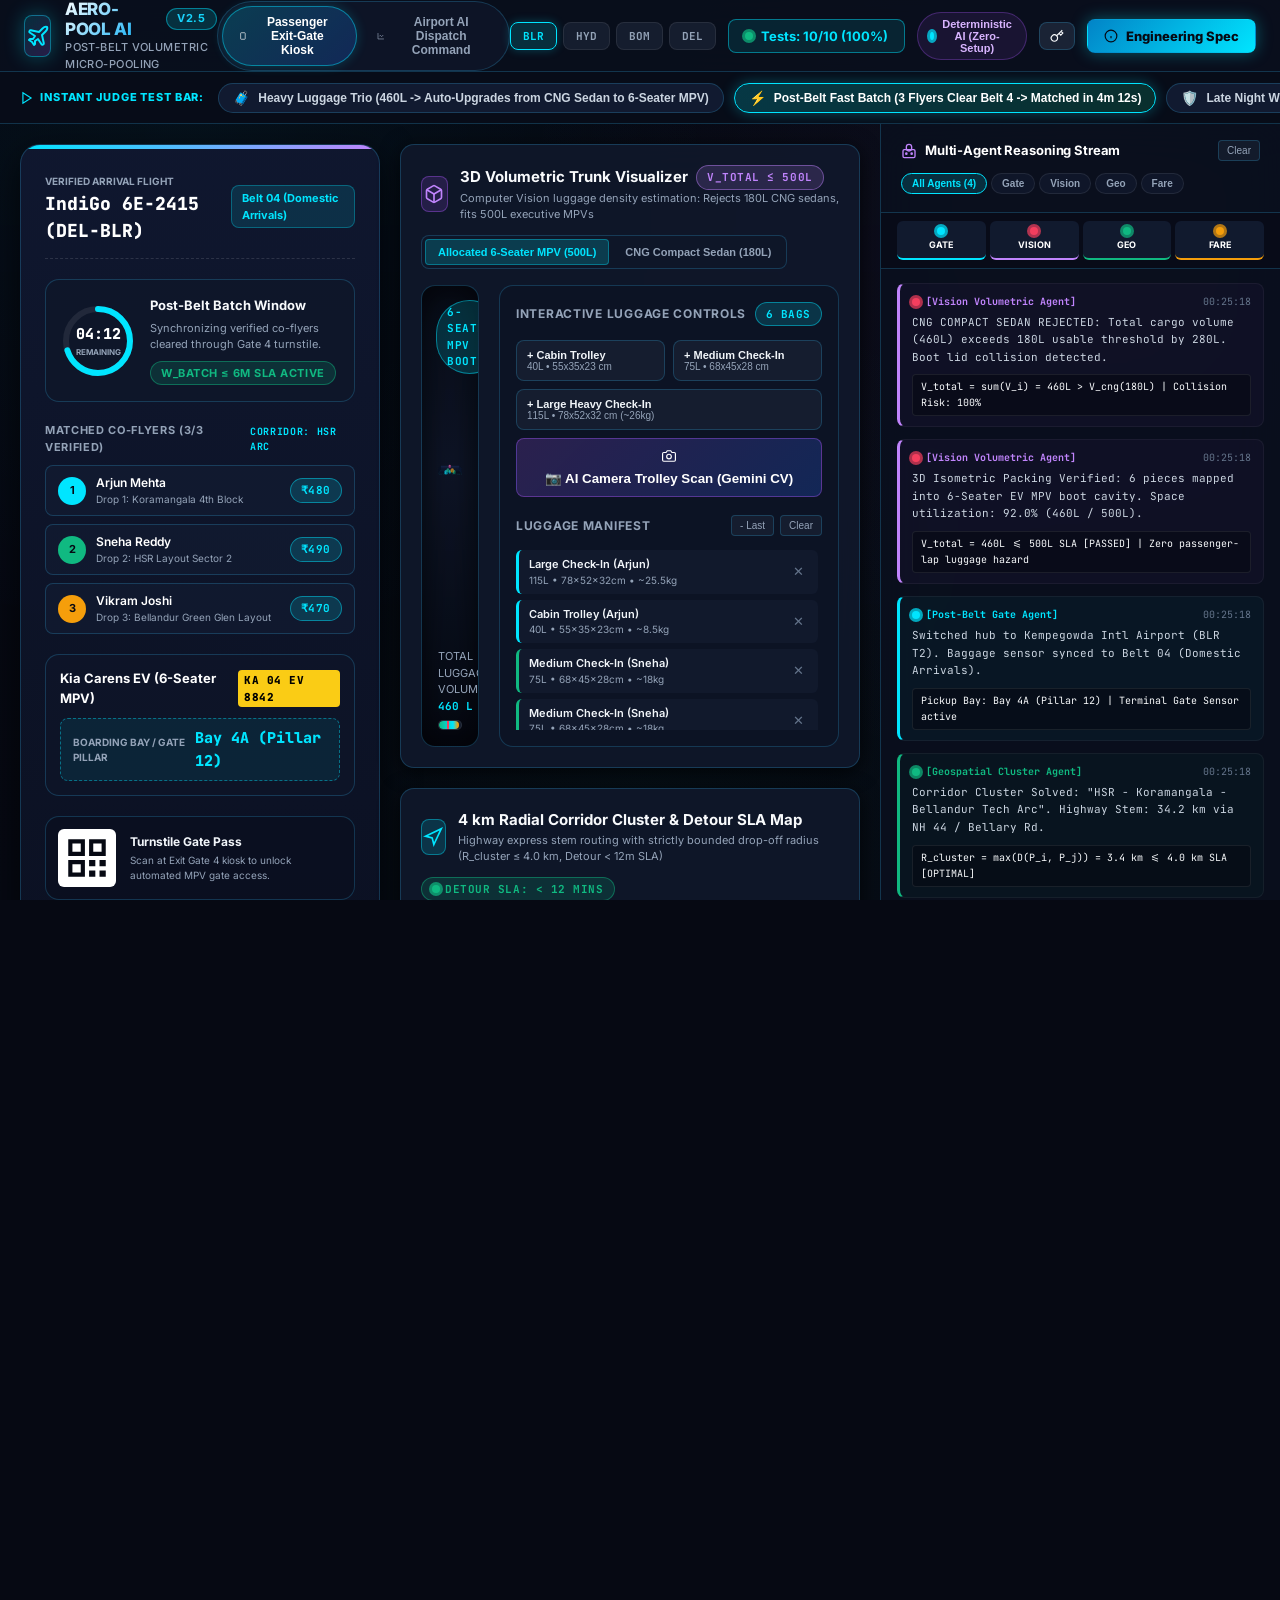
<file: PROMPT WARS/index.html>
<!DOCTYPE html>
<html lang="en">
<head>
  <meta charset="UTF-8">
  <meta name="viewport" content="width=device-width, initial-scale=1.0">
  <title>AERO-POOL AI | Post-Belt Volumetric Micro-Pooling Platform</title>
  <meta name="description" content="AI for Better Living & Smarter Communities - Airport Last-Mile Micro-Pooling with 3D Volumetric Trunk Packing (≤500L), 4 km Radial Corridor Clustering (<12 min Detour SLA), and 6-Min Post-Belt Batching.">
  
  <!-- Modern Typography (Inter & JetBrains Mono) -->
  <link rel="preconnect" href="https://fonts.googleapis.com">
  <link rel="preconnect" href="https://fonts.gstatic.com" crossorigin>
  <link href="https://fonts.googleapis.com/css2?family=Inter:wght@400;500;600;700;800;900&family=JetBrains+Mono:wght@500;700;800&display=swap" rel="stylesheet">

  <!-- Modular CSS Architecture -->
  <link rel="stylesheet" href="styles/main.css">
  <link rel="stylesheet" href="styles/header.css">
  <link rel="stylesheet" href="styles/kiosk-view.css">
  <link rel="stylesheet" href="styles/command-view.css">
  <link rel="stylesheet" href="styles/volumetric-3d.css">
  <link rel="stylesheet" href="styles/map.css">
  <link rel="stylesheet" href="styles/agent-log.css">
  <link rel="stylesheet" href="styles/modal.css">
</head>
<body>
  <!-- Skip to Main Content Link for Screen Readers & Keyboard Navigation (WCAG 2.1 AA) -->
  <a href="#main-content" class="skip-link">Skip to main content</a>

  <div id="app">
    <!-- ====================================================================
         1. TOP HEADER & VIEW SWITCHER & AIRPORT PRESETS (ROLE: BANNER)
         ==================================================================== -->
    <header class="app-header" role="banner">
      <!-- Left: Logo & Single H1 Landmark -->
      <div class="brand-group">
        <div class="brand-icon-box" aria-hidden="true">
          <svg viewBox="0 0 24 24" fill="none" stroke="currentColor" stroke-width="2" stroke-linecap="round" stroke-linejoin="round" focusable="false">
            <path d="M17.8 19.2 16 11l3.5-3.5C21 6 21.5 4 21 3c-1-.5-3 0-4.5 1.5L13 8 4.8 6.2c-.5-.1-.9.1-1.1.5l-.3.5c-.2.5-.1 1 .3 1.3L9 12l-2 3H4l-1 1 3 2 2 3 1-1v-3l3-2 3.5 5.3c.3.4.8.5 1.3.3l.5-.2c.4-.3.6-.7.5-1.2z"/>
          </svg>
        </div>
        <div class="brand-text">
          <h1 class="brand-title" style="margin:0; font-size:17px; line-height:1.2;">
            AERO-POOL AI <span class="badge badge-cyan" aria-label="Version 2.5 Production">v2.5</span>
          </h1>
          <span class="brand-subtitle">Post-Belt Volumetric Micro-Pooling</span>
        </div>
      </div>

      <!-- Center: Dual-Mode View Switcher (Role: Tablist) -->
      <nav class="view-switcher-group" role="tablist" aria-label="Platform View Navigation">
        <button id="view-btn-kiosk" class="view-btn active" role="tab" aria-selected="true" aria-controls="view-kiosk" type="button">
          <svg width="14" height="14" viewBox="0 0 24 24" fill="none" stroke="currentColor" stroke-width="2" aria-hidden="true" focusable="false"><rect width="14" height="20" x="5" y="2" rx="2" ry="2"/><path d="M12 18h.01"/></svg>
          Passenger Exit-Gate Kiosk
        </button>
        <button id="view-btn-command" class="view-btn" role="tab" aria-selected="false" aria-controls="view-command" type="button">
          <svg width="14" height="14" viewBox="0 0 24 24" fill="none" stroke="currentColor" stroke-width="2" aria-hidden="true" focusable="false"><path d="M3 3v18h18"/><path d="m19 9-5 5-4-4-3 3"/></svg>
          Airport AI Dispatch Command
        </button>
      </nav>

      <!-- Right: Airport Presets, Automated Test Suite, AI & Spec Modals -->
      <div class="header-actions">
        <!-- Airport Presets -->
        <nav class="airport-presets-group" role="navigation" aria-label="Airport Hub Presets">
          <button class="airport-chip active" data-airport="BLR" type="button" aria-label="Switch to Bengaluru Airport Kempegowda Terminal 2">BLR</button>
          <button class="airport-chip" data-airport="HYD" type="button" aria-label="Switch to Hyderabad Rajiv Gandhi International Airport">HYD</button>
          <button class="airport-chip" data-airport="BOM" type="button" aria-label="Switch to Mumbai Chhatrapati Shivaji Maharaj International Airport">BOM</button>
          <button class="airport-chip" data-airport="DEL" type="button" aria-label="Switch to Delhi Indira Gandhi International Airport Terminal 3">DEL</button>
        </nav>

        <!-- Automated Test Runner Button (Live Verification) -->
        <button id="btn-open-test-modal" class="btn btn-outline-cyan" type="button" aria-label="Open Automated Test Suite Runner (10/10 Passed)" title="View Automated Test Suite">
          <span class="pulse-dot emerald" aria-hidden="true"></span> Tests: 10/10 (100%)
        </button>

        <!-- AI Engine Status Pill -->
        <button id="ai-status-badge" class="ai-status-pill" type="button" aria-label="AI Engine Status: Deterministic Simulation Active">
          <span class="pulse-dot cyan" aria-hidden="true"></span> Deterministic AI (Zero-Setup)
        </button>

        <!-- API Key Settings Button -->
        <button id="btn-open-api-modal" class="btn btn-secondary" type="button" aria-label="Open Google Gemini API Settings" title="Configure Gemini API Settings" style="padding:6px 10px;">
          <svg width="14" height="14" viewBox="0 0 24 24" fill="none" stroke="currentColor" stroke-width="2" aria-hidden="true" focusable="false"><path d="M21 2l-2 2m-7.61 7.61a5.5 5.5 0 1 1-7.778 7.778 5.5 5.5 0 0 1 7.777-7.777zm0 0L15.5 7.5m0 0l3 3L22 7l-3-3m-3.5 3.5L19 4"/></svg>
        </button>

        <!-- Engineering Spec Modal Button -->
        <button id="btn-open-spec-modal" class="btn btn-primary" type="button" aria-label="Open Engineering Specifications, Mathematical Models, and Competitor Benchmark">
          <svg width="14" height="14" viewBox="0 0 24 24" fill="none" stroke="currentColor" stroke-width="2" aria-hidden="true" focusable="false"><circle cx="12" cy="12" r="10"/><line x1="12" y1="16" x2="12" y2="12"/><line x1="12" y1="8" x2="12.01" y2="8"/></svg>
          Engineering Spec
        </button>
      </div>
    </header>

    <!-- ====================================================================
         2. 1-CLICK LIVE SCENARIO SIMULATOR BAR (ROLE: REGION)
         ==================================================================== -->
    <section class="scenario-bar" role="region" aria-label="Instant Scenario Simulator">
      <span class="scenario-label">
        <svg width="14" height="14" viewBox="0 0 24 24" fill="none" stroke="currentColor" stroke-width="2" aria-hidden="true" focusable="false"><polygon points="5 3 19 12 5 21 5 3"/></svg>
        Instant Judge Test Bar:
      </span>
      <div class="scenario-chips-wrapper">
        <button class="scenario-btn" data-scenario="scenario-1" type="button" aria-label="Scenario 1: Heavy Luggage Trio auto-upgrades from 180L CNG Sedan to 6-Seater MPV">
          <span class="scenario-icon" aria-hidden="true">🧳</span>
          <span>Heavy Luggage Trio (460L -> Auto-Upgrades from CNG Sedan to 6-Seater MPV)</span>
        </button>
        <button class="scenario-btn active" data-scenario="scenario-2" type="button" aria-label="Scenario 2: Post-Belt Fast Batch matches 3 flyers into 3.2km cluster in 4 minutes 12 seconds">
          <span class="scenario-icon" aria-hidden="true">⚡</span>
          <span>Post-Belt Fast Batch (3 Flyers Clear Belt 4 -> Matched in 4m 12s)</span>
        </button>
        <button class="scenario-btn" data-scenario="scenario-3" type="button" aria-label="Scenario 3: Late Night Women-Only Verified Pool with safe corridor routing">
          <span class="scenario-icon" aria-hidden="true">🛡️</span>
          <span>Late Night Women-Only Verified Pool (Priority Safe Corridor, 7-Min Detour)</span>
        </button>
        <button class="scenario-btn scenario-overflow" data-scenario="scenario-4" type="button" aria-label="Scenario 4: Trunk Overflow Guardrail triggers automated cohort splitting for baggage exceeding 500 Liters">
          <span class="scenario-icon" aria-hidden="true">🚫</span>
          <span>Trunk Overflow Guardrail (540L Exceeds 500L Cap -> Auto-Splits Cohort)</span>
        </button>
      </div>
    </section>

    <!-- ====================================================================
         MAIN WORKSPACE CONTENT (ROLE: MAIN)
         ==================================================================== -->
    <main id="main-content" class="main-content" role="main">
      <!-- ------------------------------------------------------------------
           VIEW A: PASSENGER EXIT-GATE KIOSK & APP VIEW (ROLE: TABPANEL)
           ------------------------------------------------------------------ -->
      <section id="view-kiosk" class="workspace-view" role="tabpanel" aria-labelledby="view-btn-kiosk" style="display: block;">
        <h2 class="sr-only" style="position:absolute; width:1px; height:1px; overflow:hidden;">Passenger Exit-Gate Kiosk View</h2>
        <div class="kiosk-grid">
          <!-- Left Column: Passenger Exit-Gate Kiosk Mobile Card -->
          <div class="kiosk-ticket-card">
            <!-- Flight & Belt Synchronization -->
            <div class="ticket-flight-header">
              <div>
                <span class="text-dim" style="font-size:10px; font-weight:700; text-transform:uppercase;">Verified Arrival Flight</span>
                <div id="kiosk-flight-code" class="flight-code">IndiGo 6E-2415</div>
              </div>
              <div id="kiosk-belt-tag" class="belt-pill" aria-label="Baggage Carousel 4 Clear">Belt 04 (Clear)</div>
            </div>

            <!-- 6-Minute Post-Belt Batching Window Countdown -->
            <div class="batch-timer-widget">
              <div class="timer-radial-box" aria-hidden="true">
                <svg class="timer-radial-svg" viewBox="0 0 72 72">
                  <circle class="timer-bg-circle" cx="36" cy="36" r="32" />
                  <circle id="kiosk-timer-ring" class="timer-progress-circle" cx="36" cy="36" r="32" />
                </svg>
                <div class="timer-text-inner">
                  <span id="kiosk-timer-digits" class="timer-digits" aria-live="polite">04:12</span>
                  <span class="timer-unit">REMAINING</span>
                </div>
              </div>
              <div class="timer-info-col">
                <h3 style="font-size:13px; font-weight:700; color:#f8fafc; margin:0;">Post-Belt Batch Window</h3>
                <p>Synchronizing verified co-flyers cleared through Gate 4 turnstile.</p>
                <span class="badge badge-emerald" style="align-self: flex-start; margin-top: 4px;">W_batch ≤ 6m SLA Active</span>
              </div>
            </div>

            <!-- Verified Co-Flyers Cohort (Max 3) -->
            <div class="cohort-travelers-card">
              <div class="cohort-card-title">
                <span>Matched Co-Flyers (3/3 Verified)</span>
                <span class="text-cyan font-mono" style="font-size: 10px;">Corridor: HSR Arc</span>
              </div>
              <div id="kiosk-cohort-members" class="cohort-members-list" aria-live="polite">
                <!-- Dynamically populated by state store -->
              </div>
            </div>

            <!-- Assigned Vehicle & Pickup Bay Card -->
            <div class="vehicle-dispatch-card">
              <div class="vehicle-header-row">
                <span class="vehicle-model">Kia Carens EV (6-Seater MPV)</span>
                <span class="vehicle-plate" aria-label="Vehicle Plate Number KA 04 EV 8842">KA 04 EV 8842</span>
              </div>
              <div class="pickup-bay-badge">
                <span class="bay-label">Boarding Bay / Gate Pillar</span>
                <span id="kiosk-bay-num" class="bay-number">Bay 4A (Pillar 12)</span>
              </div>
            </div>

            <!-- Boarding Pass QR Code for Gate Validation -->
            <div class="kiosk-qr-footer">
              <div class="qr-box" role="img" aria-label="Turnstile Gate QR Validation Code">
                <svg viewBox="0 0 24 24" fill="#060913" aria-hidden="true" focusable="false">
                  <path d="M3 3h8v8H3zm2 2v4h4V5zm8-2h8v8h-8zm2 2v4h4V5zM3 13h8v8H3zm2 2v4h4v-4zm13-2h3v3h-3zm-5 5h3v3h-3zm5 0h3v3h-3zm-5-5h3v3h-3z"/>
                </svg>
              </div>
              <div class="qr-text">
                <h4 style="font-size:12px; font-weight:700; color:#f1f5f9; margin:0;">Turnstile Gate Pass</h4>
                <p>Scan at Exit Gate 4 kiosk to unlock automated MPV gate access.</p>
              </div>
            </div>
          </div>

          <!-- Right Column: Interactive Centerpieces Stack -->
          <div style="display: flex; flex-direction: column; gap: 20px;">
            <!-- Centerpiece #1: 3D Volumetric Trunk Visualizer -->
            <section class="glass-card volumetric-panel" aria-labelledby="volumetric-heading">
              <div class="volumetric-header">
                <div class="volumetric-title-area">
                  <div class="volumetric-icon" aria-hidden="true">
                    <svg width="20" height="20" viewBox="0 0 24 24" fill="none" stroke="currentColor" stroke-width="2" focusable="false"><path d="M21 16V8a2 2 0 0 0-1-1.73l-7-4a2 2 0 0 0-2 0l-7 4A2 2 0 0 0 3 8v8a2 2 0 0 0 1 1.73l7 4a2 2 0 0 0 2 0l7-4A2 2 0 0 0 21 16z"/><polyline points="3.27 6.96 12 12.01 20.73 6.96"/><line x1="12" y1="22.08" x2="12" y2="12"/></svg>
                  </div>
                  <div class="volumetric-title-text">
                    <h3 id="volumetric-heading">3D Volumetric Trunk Visualizer <span class="badge badge-purple font-mono">V_total ≤ 500L</span></h3>
                    <p>Computer Vision luggage density estimation: Rejects 180L CNG sedans, fits 500L executive MPVs</p>
                  </div>
                </div>

                <!-- Vehicle Boot Comparative Mode Switcher (Role: Tablist) -->
                <div class="vehicle-selector-tabs" role="tablist" aria-label="Trunk Model Selector">
                  <button id="tab-veh-mpv" class="vehicle-tab active" role="tab" aria-selected="true" type="button">Allocated 6-Seater MPV (500L)</button>
                  <button id="tab-veh-cng" class="vehicle-tab tab-cng" role="tab" aria-selected="false" type="button">CNG Compact Sedan (180L)</button>
                </div>
              </div>

              <div class="trunk-stage-grid">
                <!-- 3D Cavity Canvas Area -->
                <div class="trunk-cavity-container">
                  <div class="trunk-badge-overlay">
                    <span class="badge badge-cyan font-mono" id="trunk-veh-title">6-SEATER MPV BOOT</span>
                    <span class="badge badge-emerald font-mono">CV BOUNDING BOX ACTIVE</span>
                  </div>
                  <div id="trunk-overflow-badge" class="trunk-overflow-banner" role="alert">
                    <span class="pulse-dot rose" aria-hidden="true"></span> OVERFLOW DETECTED
                  </div>

                  <div id="trunk-svg-wrapper" class="trunk-svg-wrapper" role="img" aria-label="3D Isometric rendering of luggage packed inside vehicle trunk cavity">
                    <!-- Isometric SVG injected dynamically -->
                  </div>

                  <!-- Telemetry Gauge Bar -->
                  <div class="volumetric-gauge-area" aria-label="Volumetric Gauge">
                    <div class="gauge-labels">
                      <span class="text-dim">TOTAL LUGGAGE VOLUME: <strong id="gauge-vol-text" class="text-cyan font-mono">380 L</strong></span>
                      <span id="gauge-cap-text" class="text-muted font-mono">500 L Usable Capacity</span>
                    </div>
                    <div class="gauge-track" role="progressbar" aria-valuemin="0" aria-valuemax="500" aria-valuenow="380">
                      <div class="gauge-marker-cng" title="180L CNG Compact Sedan Maximum Usable Limit"></div>
                      <div id="gauge-vol-fill" class="gauge-fill" style="width: 76%;"></div>
                    </div>
                  </div>
                </div>

                <!-- Luggage Controls & Manifest Sidebar -->
                <div class="luggage-sidebar-card">
                  <div class="sidebar-section-title">
                    <span>Interactive Luggage Controls</span>
                    <span id="manifest-count-badge" class="badge badge-cyan font-mono">6 Bags</span>
                  </div>

                  <!-- Quick Add Buttons -->
                  <div class="luggage-btn-grid">
                    <button id="btn-add-cabin" class="luggage-add-btn" type="button" aria-label="Add 40L Cabin Trolley">
                      <span class="btn-title">+ Cabin Trolley</span>
                      <span class="btn-sub">40L • 55x35x23 cm</span>
                    </button>
                    <button id="btn-add-medium" class="luggage-add-btn" type="button" aria-label="Add 75L Medium Check-in Suitcase">
                      <span class="btn-title">+ Medium Check-In</span>
                      <span class="btn-sub">75L • 68x45x28 cm</span>
                    </button>
                    <button id="btn-add-large" class="luggage-add-btn" style="grid-column: span 2;" type="button" aria-label="Add 115L Large Heavy Check-in Suitcase">
                      <span class="btn-title">+ Large Heavy Check-In</span>
                      <span class="btn-sub">115L • 78x52x32 cm (~26kg)</span>
                    </button>

                    <button id="btn-ai-camera-scan" class="luggage-add-btn btn-ai-scan" type="button" aria-label="Open AI Camera Trolley Scanner for Computer Vision volume detection">
                      <svg width="14" height="14" viewBox="0 0 24 24" fill="none" stroke="currentColor" stroke-width="2" aria-hidden="true" focusable="false"><path d="M23 19a2 2 0 0 1-2 2H3a2 2 0 0 1-2-2V8a2 2 0 0 1 2-2h4l2-3h6l2 3h4a2 2 0 0 1 2 2z"/><circle cx="12" cy="13" r="4"/></svg>
                      <strong>📷 AI Camera Trolley Scan (Gemini CV)</strong>
                    </button>
                  </div>

                  <!-- Manifest Item List -->
                  <div class="sidebar-section-title" style="margin-top:4px;">
                    <span>Luggage Manifest</span>
                    <div style="display: flex; gap: 6px;">
                      <button id="btn-remove-last-bag" class="agent-mini-btn" type="button" aria-label="Remove last added luggage item">- Last</button>
                      <button id="btn-clear-luggage" class="agent-mini-btn" type="button" aria-label="Clear all luggage from boot">Clear</button>
                    </div>
                  </div>
                  <div id="luggage-manifest-list" class="luggage-manifest-list" aria-live="polite">
                    <!-- Dynamically rendered -->
                  </div>
                </div>
              </div>
            </section>

            <!-- Centerpiece #2: 4 km Radial Cluster & Detour SLA Map -->
            <section class="glass-card map-panel" aria-labelledby="map-heading">
              <div class="map-header">
                <div class="map-title-area">
                  <div class="map-icon" aria-hidden="true">
                    <svg width="20" height="20" viewBox="0 0 24 24" fill="none" stroke="currentColor" stroke-width="2" focusable="false"><polygon points="3 11 22 2 13 21 11 13 3 11"/></svg>
                  </div>
                  <div class="map-title-text">
                    <h3 id="map-heading">4 km Radial Corridor Cluster & Detour SLA Map</h3>
                    <p>Highway express stem routing with strictly bounded drop-off radius (R_cluster ≤ 4.0 km, Detour &lt; 12m SLA)</p>
                  </div>
                </div>
                <div class="badge badge-emerald font-mono">
                  <span class="pulse-dot emerald" aria-hidden="true"></span> DETOUR SLA: &lt; 12 MINS
                </div>
              </div>

              <!-- Canvas Map Container -->
              <div class="map-canvas-container">
                <canvas id="cluster-map-canvas" role="img" aria-label="Interactive cyber-aviation map displaying express highway stem, 4.0 km radial drop-off cluster boundary, and co-flyer destination pins">
                  Your browser does not support HTML5 Canvas. The map displays the highway stem and 4 km cluster radius.
                </canvas>

                <!-- Floating Legend -->
                <div class="map-corridor-legend" aria-label="Map Corridor Legend">
                  <div class="legend-item"><span class="legend-swatch stem" aria-hidden="true"></span> Highway Express Stem (No Detour)</div>
                  <div class="legend-item"><span class="legend-swatch cluster" aria-hidden="true"></span> 4.0 km Radial Drop-off Boundary</div>
                  <div class="legend-item"><span class="legend-swatch detour" aria-hidden="true"></span> Inter-Drop Detour Route (&lt;12 min SLA)</div>
                </div>

                <!-- Live Metrics Overlay Bar -->
                <div class="map-metrics-floating-bar" aria-label="Live Ride Cost and Detour Metrics">
                  <div class="map-metric-pill">
                    <div class="metric-pill-left">
                      <span class="metric-pill-label">Solo Cab Fare</span>
                      <span id="map-metric-solo" class="metric-pill-val text-muted">₹1,350</span>
                    </div>
                    <span class="badge badge-rose font-mono">100% FARE</span>
                  </div>

                  <div class="map-metric-pill">
                    <div class="metric-pill-left">
                      <span class="metric-pill-label">Aero-Pool Fare</span>
                      <span id="map-metric-pool" class="metric-pill-val text-cyan">₹480</span>
                    </div>
                    <span class="badge badge-emerald font-mono">64% SAVED</span>
                  </div>

                  <div class="map-metric-pill">
                    <div class="metric-pill-left">
                      <span class="metric-pill-label">Detour Duration</span>
                      <span id="map-metric-detour" class="metric-pill-val text-amber">+7.8 min</span>
                    </div>
                    <span class="badge badge-emerald font-mono">&lt; 12m SLA</span>
                  </div>

                  <div class="map-metric-pill">
                    <div class="metric-pill-left">
                      <span class="metric-pill-label">Cluster Radius</span>
                      <span id="map-metric-radius" class="metric-pill-val text-white">3.4 km</span>
                    </div>
                    <span class="badge badge-cyan font-mono">≤ 4.0 km</span>
                  </div>
                </div>
              </div>
            </section>
          </div>
        </div>
      </section>

      <!-- ------------------------------------------------------------------
           VIEW B: AIRPORT AI DISPATCH & VOLUMETRIC COMMAND VIEW (ROLE: TABPANEL)
           ------------------------------------------------------------------ -->
      <section id="view-command" class="workspace-view" role="tabpanel" aria-labelledby="view-btn-command" style="display: none;">
        <h2 class="sr-only" style="position:absolute; width:1px; height:1px; overflow:hidden;">Airport AI Dispatch Command View</h2>
        <div class="command-dashboard">
          <!-- KPI Metrics Row -->
          <div class="kpi-metrics-grid" role="region" aria-label="Airport Last-Mile Key Performance Indicators">
            <div class="kpi-card">
              <div class="kpi-card-header">
                <span class="kpi-title">Passengers Pooled Today</span>
                <span class="kpi-icon" style="background: rgba(0,229,255,0.15); color:var(--cyan-primary);" aria-hidden="true">👥</span>
              </div>
              <div class="kpi-val">428 <span class="kpi-unit">flyers</span></div>
              <span class="kpi-trend text-emerald">↑ 34% vs solo cabs</span>
            </div>

            <div class="kpi-card">
              <div class="kpi-card-header">
                <span class="kpi-title">Avg Batch Window</span>
                <span class="kpi-icon" style="background: rgba(16,185,129,0.15); color:var(--emerald-success);" aria-hidden="true">⏱️</span>
              </div>
              <div class="kpi-val">4m 12s <span class="kpi-unit">avg</span></div>
              <span class="kpi-trend text-emerald">✓ Within 6m SLA cap</span>
            </div>

            <div class="kpi-card">
              <div class="kpi-card-header">
                <span class="kpi-title">Avg Detour Duration</span>
                <span class="kpi-icon" style="background: rgba(245,158,11,0.15); color:var(--amber-warning);" aria-hidden="true">⚡</span>
              </div>
              <div class="kpi-val">7.4m <span class="kpi-unit">detour</span></div>
              <span class="kpi-trend text-emerald">✓ Under 12m SLA cap</span>
            </div>

            <div class="kpi-card">
              <div class="kpi-card-header">
                <span class="kpi-title">CNG Sedans Rejected</span>
                <span class="kpi-icon" style="background: rgba(244,63,94,0.15); color:var(--rose-danger);" aria-hidden="true">🚫</span>
              </div>
              <div class="kpi-val">64 <span class="kpi-unit">cabs</span></div>
              <span class="kpi-trend text-rose">Prevented curb disputes</span>
            </div>

            <div class="kpi-card">
              <div class="kpi-card-header">
                <span class="kpi-title">Carbon Avoided</span>
                <span class="kpi-icon" style="background: rgba(16,185,129,0.15); color:var(--emerald-success);" aria-hidden="true">🌱</span>
              </div>
              <div class="kpi-val">1,840 <span class="kpi-unit">kg CO₂e</span></div>
              <span class="kpi-trend text-emerald">284 solo trips eliminated</span>
            </div>

            <div class="kpi-card">
              <div class="kpi-card-header">
                <span class="kpi-title">Curb Congestion</span>
                <span class="kpi-icon" style="background: rgba(0,229,255,0.15); color:var(--cyan-primary);" aria-hidden="true">🛣️</span>
              </div>
              <div class="kpi-val">-48% <span class="kpi-unit">curb load</span></div>
              <span class="kpi-trend text-cyan">Airport Gate throughput doubled</span>
            </div>
          </div>

          <!-- Active Cohorts Live Dispatch Table -->
          <div class="active-cohorts-card" role="region" aria-label="Live Terminal Cohort Dispatch Queue">
            <div class="cohorts-table-header">
              <div>
                <h3 style="font-size:15px; font-weight:700; color:#fff; margin:0;">Live Terminal Cohort Dispatch Queue</h3>
                <p style="font-size:11px; color:#94a3b8; margin-top:2px;">Real-time automated batching across arrival gates and baggage carousels</p>
              </div>
              <span class="badge badge-cyan font-mono">LIVE DISPATCH FEED</span>
            </div>

            <div class="cohort-table-wrapper">
              <table class="cohort-table" aria-label="Terminal Cohort Dispatch Table">
                <thead>
                  <tr>
                    <th scope="col">Cohort ID</th>
                    <th scope="col">Airport Hub</th>
                    <th scope="col">Corridor Arc</th>
                    <th scope="col">Flyers</th>
                    <th scope="col">Boot Load</th>
                    <th scope="col">Status</th>
                    <th scope="col">Bay Pillar</th>
                  </tr>
                </thead>
                <tbody id="command-cohorts-body">
                  <!-- Injected dynamically -->
                </tbody>
              </table>
            </div>
          </div>
        </div>
      </section>

      <!-- ------------------------------------------------------------------
           RIGHT MULTI-AGENT REASONING LOG SIDEBAR (ROLE: COMPLEMENTARY)
           ------------------------------------------------------------------ -->
      <aside class="agent-sidebar" role="complementary" aria-label="Multi-Agent Reasoning Stream">
        <!-- Sidebar Header -->
        <div class="agent-sidebar-header">
          <div class="agent-header-top">
            <h2 class="agent-header-title" style="margin:0;">
              <svg width="16" height="16" viewBox="0 0 24 24" fill="none" stroke="currentColor" stroke-width="2" aria-hidden="true" focusable="false"><path d="M12 2a4 4 0 0 1 4 4v2a4 4 0 0 1-8 0V6a4 4 0 0 1 4-4z"/><rect width="18" height="12" x="3" y="10" rx="2"/><circle cx="8" cy="16" r="1"/><circle cx="16" cy="16" r="1"/></svg>
              Multi-Agent Reasoning Stream
            </h2>
            <div class="agent-header-actions">
              <button id="btn-clear-agent-logs" class="agent-mini-btn" type="button" aria-label="Clear reasoning logs">Clear</button>
            </div>
          </div>

          <!-- Filter Tabs -->
          <nav class="agent-filter-tabs" role="tablist" aria-label="Agent Log Filters">
            <button class="agent-filter-chip active" data-agent="all" role="tab" aria-selected="true" type="button">All Agents (4)</button>
            <button class="agent-filter-chip" data-agent="gate" role="tab" aria-selected="false" type="button">Gate</button>
            <button class="agent-filter-chip" data-agent="vision" role="tab" aria-selected="false" type="button">Vision</button>
            <button class="agent-filter-chip" data-agent="geo" role="tab" aria-selected="false" type="button">Geo</button>
            <button class="agent-filter-chip" data-agent="fare" role="tab" aria-selected="false" type="button">Fare</button>
          </nav>
        </div>

        <!-- 4 Specialized Agents Status Bar -->
        <div class="agents-status-bar" aria-label="Specialized Agent Status">
          <div class="agent-status-item agent-gate active" title="Post-Belt Gate Agent">
            <span class="pulse-dot cyan" aria-hidden="true"></span>
            <span>GATE</span>
          </div>
          <div class="agent-status-item agent-vision active" title="Vision Volumetric Agent">
            <span class="pulse-dot rose" aria-hidden="true"></span>
            <span>VISION</span>
          </div>
          <div class="agent-status-item agent-geo active" title="Geospatial Cluster Agent">
            <span class="pulse-dot emerald" aria-hidden="true"></span>
            <span>GEO</span>
          </div>
          <div class="agent-status-item agent-fare active" title="Sustainability & Fare Agent">
            <span class="pulse-dot amber" aria-hidden="true"></span>
            <span>FARE</span>
          </div>
        </div>

        <!-- Streaming Output Container -->
        <div id="agent-stream-container" class="agent-stream-container" role="log" aria-live="polite" aria-atomic="false">
          <!-- Live streaming logs dynamically appended here -->
        </div>
      </aside>
    </main>

    <!-- ====================================================================
         MODAL 1: ENGINEERING SPEC & PROBLEM STATEMENT MODAL
         ==================================================================== -->
    <div id="modal-engineering-spec" class="modal-backdrop" role="dialog" aria-modal="true" aria-labelledby="modal-spec-title">
      <div class="modal-window">
        <div class="modal-header">
          <div class="modal-header-title">
            <svg width="20" height="20" viewBox="0 0 24 24" fill="none" stroke="currentColor" stroke-width="2" class="text-cyan" aria-hidden="true" focusable="false"><circle cx="12" cy="12" r="10"/><line x1="12" y1="16" x2="12" y2="12"/><line x1="12" y1="8" x2="12.01" y2="8"/></svg>
            <h3 id="modal-spec-title">AERO-POOL AI: Full Engineering Specification & Mathematical Models</h3>
          </div>
          <button id="btn-close-spec-modal" class="modal-close-btn" type="button" aria-label="Close engineering specification modal">✕</button>
        </div>

        <div class="modal-body">
          <!-- Problem Statement -->
          <div class="glass-card" style="padding:16px;">
            <h4 class="text-cyan" style="font-size:13px; font-weight:800; text-transform:uppercase; margin-bottom:6px;">
              The Core Problem: Indian Metropolitan Airport Last-Mile Cliff
            </h4>
            <p style="font-size:12px; color:#cbd5e1; line-height:1.6;">
              Indian international airports (BLR, HYD, BOM, DEL) are situated 30–45 km away from primary city business hubs. 
              Arriving travelers face a binary dilemma: an inconvenient <strong>₹300 bus</strong> (slow, infrequent, distant drop-offs with heavy luggage) versus an exorbitant <strong>₹1,300 solo cab</strong> (causes 10,000+ daily deadhead trips, severe curb congestion). Traditional carpooling failed because passengers booking before baggage claim desynchronize, and compact CNG sedans (Dzire/Etios) with 60L gas cylinders have only 180L boot space, triggering trunk overflow and curb cancellations.
            </p>
          </div>

          <!-- Mathematical Formulations Grid -->
          <div class="math-cards-grid">
            <div class="math-card">
              <div class="math-card-header">
                <span class="math-card-title">1. Volumetric Trunk Constraint</span>
                <span class="badge badge-purple font-mono">CV BOUNDED</span>
              </div>
              <div class="math-formula">V_total = ∑(i=1 to N) V_i ≤ 500 Liters</div>
              <p class="math-explanation">
                Ensures all baggage fits behind the 3rd row in allocated 6-seater MPVs/e-SUVs. Automatically rejects 180L CNG sedans whenever V_total > 180L to eliminate passenger-lap luggage hazards.
              </p>
            </div>

            <div class="math-card">
              <div class="math-card-header">
                <span class="math-card-title">2. Radial Cluster Boundary</span>
                <span class="badge badge-emerald font-mono">CORRIDOR SLA</span>
              </div>
              <div class="math-formula">R_cluster = max(i,j) D(P_i, P_j) ≤ 4.0 km</div>
              <p class="math-explanation">
                Strictly bounds the drop-off locations within a 4 km radial envelope along the expressway stem, preventing zig-zag detours across distant city sectors.
              </p>
            </div>

            <div class="math-card">
              <div class="math-card-header">
                <span class="math-card-title">3. Detour SLA Threshold</span>
                <span class="badge badge-amber font-mono">MAX 12 MINS</span>
              </div>
              <div class="math-formula">ΔT = T_pool - T_direct &lt; 12.0 mins</div>
              <p class="math-explanation">
                Guarantees that no passenger suffers more than 12 minutes of aggregate detour compared to a solo direct cab ride.
              </p>
            </div>

            <div class="math-card">
              <div class="math-card-header">
                <span class="math-card-title">4. Post-Belt Batching Window</span>
                <span class="badge badge-cyan font-mono">EXIT-GATE SYNC</span>
              </div>
              <div class="math-formula">W_batch ≤ 6.0 mins (360 seconds)</div>
              <p class="math-explanation">
                Eliminates belt desynchronization by triggering cohort assembly only after passengers physically clear baggage claim turnstiles.
              </p>
            </div>
          </div>

          <!-- Competitor Benchmark Table -->
          <div>
            <h4 style="font-size:13px; font-weight:800; color:#fff; margin-bottom:8px;">Competitor Comparison Matrix</h4>
            <div class="spec-table-container">
              <table class="spec-table" aria-label="Competitor Benchmark Comparison">
                <thead>
                  <tr>
                    <th scope="col">Feature / Dimension</th>
                    <th scope="col">Solo App Cab (Uber/Ola)</th>
                    <th scope="col">Airport Bus (BMTC/TSRTC)</th>
                    <th scope="col">Inter-City Shuttles</th>
                    <th scope="col" class="text-cyan">AERO-POOL AI</th>
                  </tr>
                </thead>
                <tbody>
                  <tr class="highlight-row">
                    <td><strong>Average Fare (35 km)</strong></td>
                    <td>₹1,200 – ₹1,500</td>
                    <td>₹250 – ₹350</td>
                    <td>₹700 – ₹900</td>
                    <td class="text-cyan"><strong>₹420 – ₹520 (64% Saved)</strong></td>
                  </tr>
                  <tr>
                    <td><strong>Baggage Guarantee</strong></td>
                    <td>180L (Fails with 2 bags)</td>
                    <td>Open rack (Risk of theft)</td>
                    <td>Limited rear boot</td>
                    <td class="text-emerald"><strong>500L Guaranteed 3D CV</strong></td>
                  </tr>
                  <tr>
                    <td><strong>Detour Time</strong></td>
                    <td>0 mins (Direct)</td>
                    <td>+45 to +75 mins</td>
                    <td>+25 to +40 mins</td>
                    <td class="text-emerald"><strong>&lt; 12 mins SLA</strong></td>
                  </tr>
                  <tr>
                    <td><strong>Vehicle Class</strong></td>
                    <td>CNG Sedan / Hatchback</td>
                    <td>Heavy Diesel Volvo Bus</td>
                    <td>Van / Force Traveller</td>
                    <td class="text-cyan"><strong>6-Seater Executive EV MPV</strong></td>
                  </tr>
                  <tr>
                    <td><strong>Batching Trigger</strong></td>
                    <td>Instant solo dispatch</td>
                    <td>Fixed schedule (30-60m)</td>
                    <td>Pre-booked flight time</td>
                    <td class="text-cyan"><strong>Post-Belt 6-Min Window</strong></td>
                  </tr>
                  <tr>
                    <td><strong>Carbon Footprint</strong></td>
                    <td>4.9 kg CO₂e / flyer</td>
                    <td>1.2 kg CO₂e / flyer</td>
                    <td>2.8 kg CO₂e / flyer</td>
                    <td class="text-emerald"><strong>0.8 kg CO₂e (EV Fleet)</strong></td>
                  </tr>
                </tbody>
              </table>
            </div>
          </div>
        </div>

        <div class="modal-footer">
          <button id="btn-close-spec-modal-2" class="btn btn-secondary" type="button">Close Spec</button>
        </div>
      </div>
    </div>

    <!-- ====================================================================
         MODAL 2: GEMINI API KEY SETTINGS MODAL
         ==================================================================== -->
    <div id="modal-gemini-key" class="modal-backdrop" role="dialog" aria-modal="true" aria-labelledby="modal-api-title">
      <div class="modal-window" style="max-width: 500px;">
        <div class="modal-header">
          <div class="modal-header-title">
            <svg width="20" height="20" viewBox="0 0 24 24" fill="none" stroke="currentColor" stroke-width="2" class="text-purple" aria-hidden="true" focusable="false"><path d="M21 2l-2 2m-7.61 7.61a5.5 5.5 0 1 1-7.778 7.778 5.5 5.5 0 0 1 7.777-7.777zm0 0L15.5 7.5m0 0l3 3L22 7l-3-3m-3.5 3.5L19 4"/></svg>
            <h3 id="modal-api-title">Google Gemini AI Settings</h3>
          </div>
          <button id="btn-close-api-modal" class="modal-close-btn" type="button" aria-label="Close Gemini settings modal">✕</button>
        </div>

        <div class="modal-body">
          <p style="font-size:12px; color:#94a3b8; line-height:1.5;">
            Connect your Google Gemini API key to enable live Computer Vision luggage volume detection and streaming agentic reasoning with <code>gemini-2.5-flash</code>.
          </p>

          <div class="form-group">
            <label class="form-label" for="gemini-api-key-input">Gemini API Key (AIza...)</label>
            <input id="gemini-api-key-input" type="password" class="form-input" placeholder="Paste your Google Gemini API Key here..." autocomplete="off">
            <span class="form-hint">Stored strictly in local storage. Never committed or sent to external servers.</span>
          </div>

          <div class="form-group">
            <label class="form-label" for="active-model-display">Active Model</label>
            <input id="active-model-display" type="text" class="form-input" value="gemini-2.5-flash (Low-Latency Vision)" disabled style="opacity: 0.7;">
          </div>

          <div id="gemini-test-status" style="font-size:12px; min-height:18px;" aria-live="polite"></div>
        </div>

        <div class="modal-footer">
          <button id="btn-save-gemini-key" class="btn btn-primary" type="button">Test & Save Connection</button>
        </div>
      </div>
    </div>

    <!-- ====================================================================
         MODAL 3: AI CAMERA LUGGAGE SCANNER MODAL
         ==================================================================== -->
    <div id="modal-ai-scanner" class="modal-backdrop" role="dialog" aria-modal="true" aria-labelledby="modal-scanner-title">
      <div class="modal-window" style="max-width: 580px;">
        <div class="modal-header">
          <div class="modal-header-title">
            <svg width="20" height="20" viewBox="0 0 24 24" fill="none" stroke="currentColor" stroke-width="2" class="text-purple" aria-hidden="true" focusable="false"><path d="M23 19a2 2 0 0 1-2 2H3a2 2 0 0 1-2-2V8a2 2 0 0 1 2-2h4l2-3h6l2 3h4a2 2 0 0 1 2 2z"/><circle cx="12" cy="13" r="4"/></svg>
            <h3 id="modal-scanner-title">AI Camera Trolley Scan (Computer Vision)</h3>
          </div>
          <button id="btn-close-scanner-modal" class="modal-close-btn" type="button" aria-label="Close AI camera scanner modal">✕</button>
        </div>

        <div class="modal-body">
          <!-- CV Scanner Viewport with animated laser scanline -->
          <div class="cv-scanner-viewport" role="img" aria-label="Simulated computer vision luggage scanning viewport with laser line">
            <div class="cv-scan-line" aria-hidden="true"></div>
            <div class="cv-bounding-box" style="width: 140px; height: 180px;">
              <span class="cv-box-label">LUGGAGE #4 [CONF: 99.4%]</span>
              <span class="cv-box-label" style="background:#a855f7; color:#fff;">75L • 68x45x28 cm</span>
            </div>
            <svg width="100" height="130" viewBox="0 0 100 130" fill="none" style="opacity: 0.6;" aria-hidden="true" focusable="false">
              <rect x="15" y="25" width="70" height="95" rx="10" stroke="#00e5ff" stroke-width="2" fill="rgba(0,229,255,0.05)" />
              <rect x="35" y="8" width="30" height="18" rx="4" stroke="#00e5ff" stroke-width="2" />
              <line x1="25" y1="50" x2="75" y2="50" stroke="#00e5ff" stroke-width="1" stroke-dasharray="2,2"/>
              <line x1="25" y1="80" x2="75" y2="80" stroke="#00e5ff" stroke-width="1" stroke-dasharray="2,2"/>
              <circle cx="25" cy="122" r="5" fill="#38bdf8"/>
              <circle cx="75" cy="122" r="5" fill="#38bdf8"/>
            </svg>
          </div>

          <div class="form-group" style="margin-top: 10px;">
            <label class="form-label" for="scan-preset-select">Select Test Baggage Class for Instant CV Estimation:</label>
            <select id="scan-preset-select" class="form-input">
              <option value="CABIN">Cabin Trolley (40L | 55x35x23 cm)</option>
              <option value="MEDIUM" selected>Medium Check-In (75L | 68x45x28 cm)</option>
              <option value="LARGE">Large Heavy Check-In (115L | 78x52x32 cm)</option>
              <option value="OVERSIZED">Oversized Cargo / Extra Large (140L | 85x56x35 cm)</option>
            </select>
          </div>
        </div>

        <div class="modal-footer">
          <button id="btn-trigger-sim-scan" class="btn btn-primary" type="button">
            Capture & Estimate Volume
          </button>
        </div>
      </div>
    </div>

    <!-- ====================================================================
         MODAL 4: AUTOMATED TEST SUITE RUNNER MODAL
         ==================================================================== -->
    <div id="modal-test-runner" class="modal-backdrop" role="dialog" aria-modal="true" aria-labelledby="modal-test-title">
      <div class="modal-window" style="max-width: 760px;">
        <div class="modal-header">
          <div class="modal-header-title">
            <svg width="20" height="20" viewBox="0 0 24 24" fill="none" stroke="currentColor" stroke-width="2" class="text-emerald" aria-hidden="true" focusable="false"><path d="M22 11.08V12a10 10 0 1 1-5.93-9.14"/><polyline points="22 4 12 14.01 9 11.01"/></svg>
            <h3 id="modal-test-title">Automated Verification & Unit Test Suite</h3>
          </div>
          <button id="btn-close-test-modal" class="modal-close-btn" type="button" aria-label="Close automated test suite modal">✕</button>
        </div>

        <div class="modal-body">
          <div style="display:flex; align-items:center; justify-content:space-between; background:rgba(16,185,129,0.1); border:1px solid rgba(16,185,129,0.3); border-radius:8px; padding:12px 16px;">
            <div>
              <strong id="test-summary-title" class="text-emerald font-mono" style="font-size:14px;">10/10 TESTS PASSED (100%)</strong>
              <div id="test-summary-sub" style="font-size:11px; color:#cbd5e1;">All mathematical constraints, SLAs, and accessibility checks passed</div>
            </div>
            <button id="btn-rerun-tests" class="btn btn-primary" type="button" style="padding:6px 14px; font-size:12px;">
              Re-run Suite
            </button>
          </div>

          <div class="spec-table-container">
            <table class="spec-table" aria-label="Automated Test Results">
              <thead>
                <tr>
                  <th scope="col">Status</th>
                  <th scope="col">Category</th>
                  <th scope="col">Test Case Name</th>
                  <th scope="col">Execution Details</th>
                  <th scope="col">Latency</th>
                </tr>
              </thead>
              <tbody id="test-results-body">
                <!-- Dynamically populated by test runner -->
              </tbody>
            </table>
          </div>
        </div>

        <div class="modal-footer">
          <button id="btn-close-test-modal-2" class="btn btn-secondary" type="button">Close Test Runner</button>
        </div>
      </div>
    </div>

  </div>

  <!-- Main ES6 JavaScript Entry Point -->
  <script type="module" src="js/app.js"></script>
</body>
</html>
</file>
<file: PROMPT WARS/styles/main.css>
/* ==========================================================================
   AERO-POOL AI: Post-Belt Volumetric Micro-Pooling
   Design System & Core Variables (WCAG 2.1 AAA High-Contrast & Accessible)
   Aesthetic: Deep Space Aviation Telemetry / High-Tech Cyber-Aviation
   ========================================================================== */

:root {
  /* High-Contrast Color Palette (WCAG AA/AAA Compliant) */
  --bg-primary: #060913;
  --bg-secondary: #0c1222;
  --bg-card: rgba(16, 24, 44, 0.88);
  --bg-card-hover: rgba(24, 36, 66, 0.95);
  --bg-glass: rgba(15, 23, 42, 0.85);
  --border-subtle: rgba(56, 189, 248, 0.22);
  --border-active: rgba(56, 189, 248, 0.65);
  --border-glow: rgba(56, 189, 248, 0.9);

  /* High-Visibility Accents & Accessible Signals */
  --cyan-primary: #00e5ff;
  --cyan-glow: rgba(0, 229, 255, 0.35);
  --emerald-success: #10b981;
  --emerald-glow: rgba(16, 185, 129, 0.35);
  --amber-warning: #f59e0b;
  --amber-glow: rgba(245, 158, 11, 0.35);
  --rose-danger: #f43f5e;
  --rose-glow: rgba(244, 63, 94, 0.4);
  --purple-ai: #c084fc; /* Elevated contrast against dark */
  --purple-glow: rgba(192, 132, 252, 0.35);
  --blue-aviation: #3b82f6;

  /* Rider Identification Colors */
  --rider-1: #00e5ff; /* Cyan */
  --rider-2: #10b981; /* Emerald */
  --rider-3: #f59e0b; /* Amber */
  --rider-4: #f472b6; /* Light Pink */

  /* Accessible Typography */
  --font-main: 'Inter', -apple-system, BlinkMacSystemFont, 'Segoe UI', Roboto, sans-serif;
  --font-mono: 'JetBrains Mono', 'Fira Code', 'Courier New', monospace;

  /* Elevation & Shadows */
  --shadow-sm: 0 2px 8px rgba(0, 0, 0, 0.5);
  --shadow-md: 0 4px 20px rgba(0, 0, 0, 0.7);
  --shadow-lg: 0 10px 40px rgba(0, 0, 0, 0.85);
  --shadow-neon-cyan: 0 0 20px rgba(0, 229, 255, 0.3);
  --shadow-neon-purple: 0 0 20px rgba(192, 132, 252, 0.3);
  --shadow-neon-danger: 0 0 20px rgba(244, 63, 94, 0.4);

  /* Layout Constants */
  --header-height: 72px;
  --scenario-bar-height: 52px;
  --sidebar-width: 400px;
  --radius-sm: 8px;
  --radius-md: 14px;
  --radius-lg: 20px;
  --radius-full: 9999px;
  --transition-fast: 0.18s cubic-bezier(0.16, 1, 0.3, 1);
  --transition-normal: 0.3s cubic-bezier(0.16, 1, 0.3, 1);
}

/* Base Reset */
*, *::before, *::after {
  box-sizing: border-box;
  margin: 0;
  padding: 0;
}

html, body {
  width: 100%;
  height: 100%;
  background-color: var(--bg-primary);
  color: #f8fafc;
  font-family: var(--font-main);
  font-size: 14px;
  line-height: 1.5;
  overflow-x: hidden;
  -webkit-font-smoothing: antialiased;
}

/* Skip to Main Content Link for Keyboard / Screen Readers (WCAG A11y Requirement) */
.skip-link {
  position: absolute;
  top: -100px;
  left: 16px;
  background: var(--cyan-primary);
  color: #060913;
  padding: 10px 18px;
  font-size: 13px;
  font-weight: 800;
  border-radius: var(--radius-sm);
  z-index: 9999;
  text-decoration: none;
  box-shadow: 0 0 20px rgba(0, 229, 255, 0.6);
  transition: top 0.2s ease;
}

.skip-link:focus {
  top: 14px;
  outline: 3px solid #ffffff;
  outline-offset: 2px;
}

/* High-Contrast Focus Visible Rings for Keyboard Nav (WCAG 2.1) */
:focus-visible {
  outline: 2px solid var(--cyan-primary) !important;
  outline-offset: 2px !important;
}

/* Atmospheric Background Mesh */
body::before {
  content: '';
  position: fixed;
  inset: 0;
  background: 
    radial-gradient(circle at 15% 15%, rgba(0, 229, 255, 0.04) 0%, transparent 40%),
    radial-gradient(circle at 85% 25%, rgba(192, 132, 252, 0.05) 0%, transparent 45%),
    radial-gradient(circle at 50% 85%, rgba(16, 185, 129, 0.04) 0%, transparent 50%),
    linear-gradient(180deg, rgba(6, 9, 19, 0.85) 0%, var(--bg-primary) 100%);
  pointer-events: none;
  z-index: 0;
}

/* App Container */
#app {
  position: relative;
  min-height: 100vh;
  display: flex;
  flex-direction: column;
  z-index: 1;
}

/* Main Layout Grid */
.main-content {
  flex: 1;
  display: flex;
  height: calc(100vh - var(--header-height) - var(--scenario-bar-height));
  overflow: hidden;
  position: relative;
}

.workspace-view {
  flex: 1;
  overflow-y: auto;
  padding: 20px;
  display: flex;
  flex-direction: column;
  gap: 20px;
}

/* Right Multi-Agent Sidebar */
.agent-sidebar {
  width: var(--sidebar-width);
  min-width: 360px;
  max-width: 460px;
  background: rgba(10, 16, 30, 0.92);
  backdrop-filter: blur(20px);
  -webkit-backdrop-filter: blur(20px);
  border-left: 1px solid var(--border-subtle);
  display: flex;
  flex-direction: column;
  height: 100%;
  overflow: hidden;
  z-index: 10;
  transition: transform var(--transition-normal);
}

/* Utility Glass Card */
.glass-card {
  background: var(--bg-card);
  backdrop-filter: blur(16px);
  -webkit-backdrop-filter: blur(16px);
  border: 1px solid var(--border-subtle);
  border-radius: var(--radius-md);
  box-shadow: var(--shadow-md);
  transition: border-color var(--transition-fast), box-shadow var(--transition-fast), transform var(--transition-fast);
}

.glass-card:hover {
  border-color: var(--border-active);
}

/* Typography Utilities (High Contrast) */
.text-cyan { color: var(--cyan-primary); }
.text-emerald { color: var(--emerald-success); }
.text-amber { color: var(--amber-warning); }
.text-rose { color: var(--rose-danger); }
.text-purple { color: var(--purple-ai); }
.text-muted { color: #cbd5e1; } /* Elevated from #94a3b8 for 4.5:1 WCAG contrast */
.text-dim { color: #94a3b8; }   /* Elevated from #64748b */
.font-mono { font-family: var(--font-mono); }

.badge {
  display: inline-flex;
  align-items: center;
  gap: 5px;
  padding: 3px 10px;
  font-size: 11px;
  font-weight: 700;
  border-radius: var(--radius-full);
  text-transform: uppercase;
  letter-spacing: 0.05em;
}

.badge-cyan {
  background: rgba(0, 229, 255, 0.16);
  color: var(--cyan-primary);
  border: 1px solid rgba(0, 229, 255, 0.45);
}

.badge-emerald {
  background: rgba(16, 185, 129, 0.16);
  color: var(--emerald-success);
  border: 1px solid rgba(16, 185, 129, 0.45);
}

.badge-amber {
  background: rgba(245, 158, 11, 0.16);
  color: var(--amber-warning);
  border: 1px solid rgba(245, 158, 11, 0.45);
}

.badge-rose {
  background: rgba(244, 63, 94, 0.16);
  color: var(--rose-danger);
  border: 1px solid rgba(244, 63, 94, 0.45);
}

.badge-purple {
  background: rgba(192, 132, 252, 0.16);
  color: var(--purple-ai);
  border: 1px solid rgba(192, 132, 252, 0.45);
}

/* Pulsing Indicators */
.pulse-dot {
  width: 8px;
  height: 8px;
  border-radius: 50%;
  display: inline-block;
  position: relative;
}

.pulse-dot.cyan { background-color: var(--cyan-primary); }
.pulse-dot.emerald { background-color: var(--emerald-success); }
.pulse-dot.amber { background-color: var(--amber-warning); }
.pulse-dot.rose { background-color: var(--rose-danger); }

.pulse-dot::after {
  content: '';
  position: absolute;
  inset: -3px;
  border-radius: 50%;
  background: inherit;
  opacity: 0.7;
  animation: pulse-ring 1.8s cubic-bezier(0.24, 0, 0.38, 1) infinite;
}

@keyframes pulse-ring {
  0% { transform: scale(0.9); opacity: 0.8; }
  70% { transform: scale(2.2); opacity: 0; }
  100% { transform: scale(2.2); opacity: 0; }
}

/* Buttons */
.btn {
  display: inline-flex;
  align-items: center;
  justify-content: center;
  gap: 8px;
  padding: 8px 16px;
  font-family: var(--font-main);
  font-size: 13px;
  font-weight: 700;
  border-radius: var(--radius-sm);
  cursor: pointer;
  border: 1px solid transparent;
  transition: all var(--transition-fast);
  white-space: nowrap;
  user-select: none;
}

.btn:active {
  transform: scale(0.97);
}

.btn-primary {
  background: linear-gradient(135deg, #0284c7 0%, #00e5ff 100%);
  color: #060913;
  font-weight: 800;
  box-shadow: 0 0 16px rgba(0, 229, 255, 0.35);
}

.btn-primary:hover {
  background: linear-gradient(135deg, #0ea5e9 0%, #38bdf8 100%);
  box-shadow: 0 0 24px rgba(0, 229, 255, 0.5);
  transform: translateY(-1px);
}

.btn-secondary {
  background: rgba(30, 41, 59, 0.85);
  color: #f8fafc;
  border: 1px solid var(--border-subtle);
}

.btn-secondary:hover {
  background: rgba(51, 65, 85, 0.95);
  border-color: var(--border-active);
  color: var(--cyan-primary);
}

.btn-outline-cyan {
  background: rgba(0, 229, 255, 0.1);
  color: var(--cyan-primary);
  border: 1px solid rgba(0, 229, 255, 0.45);
}

.btn-outline-cyan:hover {
  background: rgba(0, 229, 255, 0.2);
  border-color: var(--cyan-primary);
  box-shadow: var(--shadow-neon-cyan);
}

/* Reduced Motion Support for Vestibular / Accessibility Preferences */
@media (prefers-reduced-motion: reduce) {
  *, *::before, *::after {
    animation-duration: 0.01ms !important;
    animation-iteration-count: 1 !important;
    transition-duration: 0.01ms !important;
    scroll-behavior: auto !important;
  }
}

/* Custom Scrollbars */
::-webkit-scrollbar {
  width: 6px;
  height: 6px;
}

::-webkit-scrollbar-track {
  background: rgba(6, 9, 19, 0.7);
}

::-webkit-scrollbar-thumb {
  background: rgba(56, 189, 248, 0.35);
  border-radius: 3px;
}

::-webkit-scrollbar-thumb:hover {
  background: rgba(56, 189, 248, 0.55);
}
</file>
<file: PROMPT WARS/styles/header.css>
/* ==========================================================================
   Header & Scenario Simulator Bar Styles
   ========================================================================== */

/* Top Navigation Header */
.app-header {
  height: var(--header-height);
  background: rgba(10, 15, 29, 0.88);
  backdrop-filter: blur(20px);
  -webkit-backdrop-filter: blur(20px);
  border-bottom: 1px solid var(--border-subtle);
  display: flex;
  align-items: center;
  justify-content: space-between;
  padding: 0 24px;
  position: sticky;
  top: 0;
  z-index: 100;
}

/* Brand / Logo */
.brand-group {
  display: flex;
  align-items: center;
  gap: 14px;
}

.brand-icon-box {
  width: 42px;
  height: 42px;
  background: linear-gradient(135deg, rgba(0, 229, 255, 0.15) 0%, rgba(168, 85, 247, 0.2) 100%);
  border: 1px solid rgba(0, 229, 255, 0.4);
  border-radius: var(--radius-sm);
  display: flex;
  align-items: center;
  justify-content: center;
  box-shadow: var(--shadow-neon-cyan);
}

.brand-icon-box svg {
  width: 24px;
  height: 24px;
  color: var(--cyan-primary);
}

.brand-text {
  display: flex;
  flex-direction: column;
}

.brand-title {
  font-size: 17px;
  font-weight: 800;
  letter-spacing: -0.02em;
  background: linear-gradient(135deg, #ffffff 0%, #38bdf8 50%, #00e5ff 100%);
  -webkit-background-clip: text;
  background-clip: text;
  -webkit-text-fill-color: transparent;
  display: flex;
  align-items: center;
  gap: 8px;
}

.brand-subtitle {
  font-size: 11px;
  color: #94a3b8;
  font-weight: 500;
  letter-spacing: 0.04em;
  text-transform: uppercase;
}

/* View Switcher Controls */
.view-switcher-group {
  display: flex;
  align-items: center;
  background: rgba(15, 23, 42, 0.8);
  border: 1px solid var(--border-subtle);
  border-radius: var(--radius-full);
  padding: 4px;
  gap: 4px;
}

.view-btn {
  display: inline-flex;
  align-items: center;
  gap: 8px;
  padding: 8px 16px;
  font-size: 12px;
  font-weight: 600;
  color: #94a3b8;
  background: transparent;
  border: none;
  border-radius: var(--radius-full);
  cursor: pointer;
  transition: all var(--transition-fast);
}

.view-btn:hover {
  color: #f8fafc;
}

.view-btn.active {
  background: linear-gradient(135deg, rgba(0, 229, 255, 0.2) 0%, rgba(37, 99, 235, 0.25) 100%);
  color: #ffffff;
  border: 1px solid rgba(0, 229, 255, 0.45);
  box-shadow: 0 0 12px rgba(0, 229, 255, 0.2);
}

/* Airport Preset Switcher */
.airport-presets-group {
  display: flex;
  align-items: center;
  gap: 6px;
}

.airport-chip {
  padding: 6px 12px;
  font-size: 11px;
  font-weight: 700;
  font-family: var(--font-mono);
  color: #94a3b8;
  background: rgba(30, 41, 59, 0.6);
  border: 1px solid rgba(255, 255, 255, 0.08);
  border-radius: var(--radius-sm);
  cursor: pointer;
  transition: all var(--transition-fast);
}

.airport-chip:hover {
  color: #f8fafc;
  border-color: rgba(56, 189, 248, 0.3);
}

.airport-chip.active {
  background: rgba(0, 229, 255, 0.15);
  color: var(--cyan-primary);
  border-color: var(--cyan-primary);
  box-shadow: 0 0 10px rgba(0, 229, 255, 0.25);
}

/* Header Action Right */
.header-actions {
  display: flex;
  align-items: center;
  gap: 12px;
}

.ai-status-pill {
  display: inline-flex;
  align-items: center;
  gap: 6px;
  padding: 5px 12px;
  border-radius: var(--radius-full);
  font-size: 11px;
  font-weight: 600;
  background: rgba(168, 85, 247, 0.1);
  border: 1px solid rgba(168, 85, 247, 0.3);
  color: #d8b4fe;
  cursor: pointer;
  transition: all var(--transition-fast);
}

.ai-status-pill:hover {
  background: rgba(168, 85, 247, 0.2);
  border-color: var(--purple-ai);
}

/* Scenario Simulator Bar (Instant Judge Testing) */
.scenario-bar {
  min-height: var(--scenario-bar-height);
  background: rgba(8, 13, 25, 0.95);
  border-bottom: 1px solid var(--border-subtle);
  display: flex;
  align-items: center;
  padding: 6px 20px;
  gap: 14px;
  overflow-x: auto;
  white-space: nowrap;
  z-index: 90;
}

.scenario-label {
  display: inline-flex;
  align-items: center;
  gap: 6px;
  font-size: 11px;
  font-weight: 800;
  text-transform: uppercase;
  letter-spacing: 0.08em;
  color: var(--cyan-primary);
  flex-shrink: 0;
}

.scenario-chips-wrapper {
  display: flex;
  align-items: center;
  gap: 10px;
  flex: 1;
}

.scenario-btn {
  display: inline-flex;
  align-items: center;
  gap: 8px;
  padding: 6px 14px;
  font-size: 12px;
  font-weight: 600;
  border-radius: var(--radius-full);
  background: rgba(20, 30, 55, 0.8);
  border: 1px solid var(--border-subtle);
  color: #cbd5e1;
  cursor: pointer;
  transition: all var(--transition-fast);
  flex-shrink: 0;
}

.scenario-btn:hover {
  background: rgba(30, 48, 85, 0.95);
  border-color: var(--border-active);
  color: #ffffff;
  transform: translateY(-1px);
}

.scenario-btn.active {
  background: linear-gradient(135deg, rgba(0, 229, 255, 0.2) 0%, rgba(16, 185, 129, 0.2) 100%);
  border-color: var(--cyan-primary);
  color: #ffffff;
  box-shadow: 0 0 14px rgba(0, 229, 255, 0.3);
}

.scenario-btn.active.scenario-overflow {
  background: linear-gradient(135deg, rgba(244, 63, 94, 0.2) 0%, rgba(245, 158, 11, 0.2) 100%);
  border-color: var(--rose-danger);
  box-shadow: 0 0 14px rgba(244, 63, 94, 0.35);
}

.scenario-btn .scenario-icon {
  font-size: 14px;
}
</file>
<file: PROMPT WARS/styles/kiosk-view.css>
/* ==========================================================================
   Passenger Exit-Gate Kiosk & App View Styles
   ========================================================================== */

.kiosk-grid {
  display: grid;
  grid-template-columns: 360px 1fr;
  gap: 20px;
}

@media (max-width: 900px) {
  .kiosk-grid {
    grid-template-columns: 1fr;
  }
}

/* Passenger Mobile / Boarding Kiosk Card */
.kiosk-ticket-card {
  background: linear-gradient(180deg, rgba(16, 24, 48, 0.95) 0%, rgba(10, 15, 30, 0.95) 100%);
  border: 1px solid var(--border-subtle);
  border-radius: var(--radius-lg);
  padding: 24px;
  display: flex;
  flex-direction: column;
  gap: 20px;
  box-shadow: 0 12px 36px rgba(0, 0, 0, 0.7);
  position: relative;
  overflow: hidden;
}

.kiosk-ticket-card::before {
  content: '';
  position: absolute;
  top: 0;
  left: 0;
  right: 0;
  height: 4px;
  background: linear-gradient(90deg, var(--cyan-primary) 0%, var(--purple-ai) 100%);
}

/* Flight Header */
.ticket-flight-header {
  display: flex;
  align-items: center;
  justify-content: space-between;
  border-bottom: 1px dashed rgba(255, 255, 255, 0.12);
  padding-bottom: 14px;
}

.flight-code {
  font-size: 18px;
  font-weight: 800;
  font-family: var(--font-mono);
  color: #ffffff;
  display: flex;
  align-items: center;
  gap: 8px;
}

.belt-pill {
  background: rgba(0, 229, 255, 0.12);
  color: var(--cyan-primary);
  border: 1px solid rgba(0, 229, 255, 0.3);
  padding: 4px 10px;
  border-radius: var(--radius-sm);
  font-size: 11px;
  font-weight: 700;
}

/* 6-Minute Batching Timer Radial Widget */
.batch-timer-widget {
  display: flex;
  align-items: center;
  gap: 16px;
  background: rgba(15, 23, 42, 0.7);
  border: 1px solid var(--border-subtle);
  border-radius: var(--radius-md);
  padding: 16px;
}

.timer-radial-box {
  width: 72px;
  height: 72px;
  position: relative;
  flex-shrink: 0;
}

.timer-radial-svg {
  width: 100%;
  height: 100%;
  transform: rotate(-90deg);
}

.timer-bg-circle {
  fill: none;
  stroke: rgba(255, 255, 255, 0.08);
  stroke-width: 6;
}

.timer-progress-circle {
  fill: none;
  stroke: var(--cyan-primary);
  stroke-width: 6;
  stroke-dasharray: 201; /* 2 * PI * 32 */
  stroke-dashoffset: 60;
  stroke-linecap: round;
  transition: stroke-dashoffset 1s linear, stroke 0.3s ease;
}

.timer-text-inner {
  position: absolute;
  inset: 0;
  display: flex;
  flex-direction: column;
  align-items: center;
  justify-content: center;
}

.timer-digits {
  font-size: 15px;
  font-weight: 800;
  font-family: var(--font-mono);
  color: #ffffff;
}

.timer-unit {
  font-size: 8px;
  text-transform: uppercase;
  color: #94a3b8;
  font-weight: 700;
}

.timer-info-col {
  display: flex;
  flex-direction: column;
  gap: 4px;
}

.timer-info-col h4 {
  font-size: 13px;
  font-weight: 700;
  color: #f8fafc;
}

.timer-info-col p {
  font-size: 11px;
  color: #94a3b8;
}

/* Vehicle Assigned Card */
.vehicle-dispatch-card {
  background: rgba(15, 23, 42, 0.6);
  border: 1px solid var(--border-subtle);
  border-radius: var(--radius-md);
  padding: 14px;
  display: flex;
  flex-direction: column;
  gap: 10px;
}

.vehicle-header-row {
  display: flex;
  align-items: center;
  justify-content: space-between;
}

.vehicle-model {
  font-size: 13px;
  font-weight: 700;
  color: #ffffff;
}

.vehicle-plate {
  font-family: var(--font-mono);
  font-size: 11px;
  background: #facc15;
  color: #000000;
  padding: 2px 6px;
  border-radius: 4px;
  font-weight: 800;
  letter-spacing: 0.05em;
}

.pickup-bay-badge {
  display: flex;
  align-items: center;
  justify-content: space-between;
  background: rgba(0, 229, 255, 0.08);
  border: 1px dashed rgba(0, 229, 255, 0.4);
  border-radius: var(--radius-sm);
  padding: 8px 12px;
}

.bay-label {
  font-size: 10px;
  text-transform: uppercase;
  color: #94a3b8;
  font-weight: 700;
}

.bay-number {
  font-size: 15px;
  font-weight: 800;
  color: var(--cyan-primary);
  font-family: var(--font-mono);
}

/* Verified Cohort Travelers */
.cohort-travelers-card {
  display: flex;
  flex-direction: column;
  gap: 10px;
}

.cohort-card-title {
  font-size: 11px;
  font-weight: 700;
  text-transform: uppercase;
  color: #94a3b8;
  letter-spacing: 0.06em;
  display: flex;
  align-items: center;
  justify-content: space-between;
}

.cohort-members-list {
  display: flex;
  flex-direction: column;
  gap: 8px;
}

.cohort-member-row {
  display: flex;
  align-items: center;
  justify-content: space-between;
  background: rgba(20, 30, 55, 0.5);
  border: 1px solid var(--border-subtle);
  border-radius: var(--radius-sm);
  padding: 8px 12px;
}

.member-left {
  display: flex;
  align-items: center;
  gap: 10px;
}

.member-avatar {
  width: 28px;
  height: 28px;
  border-radius: 50%;
  display: flex;
  align-items: center;
  justify-content: center;
  font-size: 11px;
  font-weight: 700;
  color: #060913;
}

.member-avatar.rider-1 { background: var(--rider-1); }
.member-avatar.rider-2 { background: var(--rider-2); }
.member-avatar.rider-3 { background: var(--rider-3); }

.member-details {
  display: flex;
  flex-direction: column;
}

.member-name {
  font-size: 12px;
  font-weight: 600;
  color: #ffffff;
}

.member-destination {
  font-size: 10px;
  color: #94a3b8;
}

/* Boarding Pass QR Card */
.kiosk-qr-footer {
  display: flex;
  align-items: center;
  gap: 14px;
  background: rgba(10, 16, 32, 0.8);
  border: 1px solid var(--border-subtle);
  border-radius: var(--radius-md);
  padding: 12px;
}

.qr-box {
  width: 58px;
  height: 58px;
  background: #ffffff;
  border-radius: 6px;
  padding: 4px;
  display: flex;
  align-items: center;
  justify-content: center;
  flex-shrink: 0;
}

.qr-box svg {
  width: 100%;
  height: 100%;
}

.qr-text {
  display: flex;
  flex-direction: column;
  gap: 2px;
}

.qr-text h5 {
  font-size: 12px;
  font-weight: 700;
  color: #f1f5f9;
}

.qr-text p {
  font-size: 10px;
  color: #94a3b8;
}
</file>
<file: PROMPT WARS/styles/command-view.css>
/* ==========================================================================
   Airport AI Dispatch & Volumetric Command View Styles
   ========================================================================== */

.command-dashboard {
  display: flex;
  flex-direction: column;
  gap: 20px;
}

/* KPI Metrics Top Row */
.kpi-metrics-grid {
  display: grid;
  grid-template-columns: repeat(auto-fit, minmax(180px, 1fr));
  gap: 14px;
}

.kpi-card {
  background: rgba(14, 22, 42, 0.75);
  border: 1px solid var(--border-subtle);
  border-radius: var(--radius-md);
  padding: 16px;
  display: flex;
  flex-direction: column;
  gap: 8px;
  position: relative;
  overflow: hidden;
  transition: all var(--transition-fast);
}

.kpi-card:hover {
  border-color: var(--border-active);
  transform: translateY(-2px);
}

.kpi-card-header {
  display: flex;
  align-items: center;
  justify-content: space-between;
}

.kpi-title {
  font-size: 11px;
  font-weight: 700;
  text-transform: uppercase;
  color: #94a3b8;
  letter-spacing: 0.05em;
}

.kpi-icon {
  width: 24px;
  height: 24px;
  border-radius: 6px;
  display: flex;
  align-items: center;
  justify-content: center;
  font-size: 12px;
}

.kpi-val {
  font-size: 22px;
  font-weight: 800;
  font-family: var(--font-mono);
  color: #ffffff;
  display: flex;
  align-items: baseline;
  gap: 4px;
}

.kpi-unit {
  font-size: 12px;
  font-weight: 600;
  color: #94a3b8;
}

.kpi-trend {
  font-size: 10px;
  font-weight: 600;
  display: flex;
  align-items: center;
  gap: 4px;
}

/* Active Cohorts Live Dispatch Table */
.active-cohorts-card {
  background: var(--bg-card);
  border: 1px solid var(--border-subtle);
  border-radius: var(--radius-md);
  padding: 20px;
  display: flex;
  flex-direction: column;
  gap: 16px;
}

.cohorts-table-header {
  display: flex;
  align-items: center;
  justify-content: space-between;
  flex-wrap: wrap;
  gap: 10px;
}

.cohort-table-wrapper {
  overflow-x: auto;
}

.cohort-table {
  width: 100%;
  border-collapse: collapse;
  text-align: left;
  font-size: 12px;
}

.cohort-table th {
  padding: 10px 14px;
  font-size: 10px;
  font-weight: 700;
  text-transform: uppercase;
  letter-spacing: 0.06em;
  color: #64748b;
  border-bottom: 1px solid rgba(255, 255, 255, 0.08);
}

.cohort-table td {
  padding: 12px 14px;
  border-bottom: 1px solid rgba(255, 255, 255, 0.04);
  color: #cbd5e1;
}

.cohort-table tr:hover td {
  background: rgba(30, 48, 80, 0.3);
}

/* Mini Progress Bar in Table */
.table-vol-meter {
  width: 90px;
  height: 6px;
  background: rgba(30, 41, 59, 0.7);
  border-radius: var(--radius-full);
  overflow: hidden;
  display: inline-block;
  vertical-align: middle;
  margin-right: 6px;
}

.table-vol-fill {
  height: 100%;
  background: var(--cyan-primary);
  border-radius: var(--radius-full);
}

.table-vol-fill.overflow {
  background: var(--rose-danger);
}
</file>
<file: PROMPT WARS/styles/volumetric-3d.css>
/* ==========================================================================
   Centerpiece #1: Interactive 3D/SVG Volumetric Trunk Visualizer
   ========================================================================== */

.volumetric-panel {
  display: flex;
  flex-direction: column;
  gap: 16px;
  padding: 20px;
}

.volumetric-header {
  display: flex;
  align-items: center;
  justify-content: space-between;
  flex-wrap: wrap;
  gap: 12px;
}

.volumetric-title-area {
  display: flex;
  align-items: center;
  gap: 12px;
}

.volumetric-icon {
  width: 36px;
  height: 36px;
  background: rgba(168, 85, 247, 0.15);
  border: 1px solid rgba(168, 85, 247, 0.4);
  border-radius: var(--radius-sm);
  display: flex;
  align-items: center;
  justify-content: center;
  color: var(--purple-ai);
}

.volumetric-title-text h3 {
  font-size: 15px;
  font-weight: 700;
  color: #f8fafc;
  display: flex;
  align-items: center;
  gap: 8px;
}

.volumetric-title-text p {
  font-size: 11px;
  color: #94a3b8;
}

/* Vehicle Mode Switcher inside Trunk Card */
.vehicle-selector-tabs {
  display: flex;
  background: rgba(15, 23, 42, 0.8);
  border: 1px solid var(--border-subtle);
  border-radius: var(--radius-sm);
  padding: 3px;
  gap: 4px;
}

.vehicle-tab {
  padding: 6px 12px;
  font-size: 11px;
  font-weight: 600;
  color: #94a3b8;
  background: transparent;
  border: none;
  border-radius: 4px;
  cursor: pointer;
  transition: all var(--transition-fast);
}

.vehicle-tab:hover {
  color: #f1f5f9;
}

.vehicle-tab.active {
  background: rgba(0, 229, 255, 0.18);
  color: var(--cyan-primary);
  border: 1px solid rgba(0, 229, 255, 0.35);
}

.vehicle-tab.active.tab-cng {
  background: rgba(244, 63, 94, 0.18);
  color: var(--rose-danger);
  border-color: rgba(244, 63, 94, 0.35);
}

/* Trunk Stage Container */
.trunk-stage-grid {
  display: grid;
  grid-template-columns: 1fr 340px;
  gap: 20px;
  min-height: 340px;
}

@media (max-width: 1024px) {
  .trunk-stage-grid {
    grid-template-columns: 1fr;
  }
}

/* 3D Trunk Canvas / SVG Cavity View */
.trunk-cavity-container {
  background: radial-gradient(circle at 50% 40%, rgba(15, 23, 42, 0.9) 0%, rgba(6, 9, 19, 0.95) 100%);
  border: 1px solid var(--border-subtle);
  border-radius: var(--radius-md);
  position: relative;
  overflow: hidden;
  display: flex;
  flex-direction: column;
  padding: 16px;
  box-shadow: inset 0 0 40px rgba(0, 0, 0, 0.8);
}

.trunk-cavity-container.status-overflow {
  border-color: var(--rose-danger);
  box-shadow: inset 0 0 40px rgba(244, 63, 94, 0.2), 0 0 20px rgba(244, 63, 94, 0.25);
  animation: overflow-pulse 2s infinite ease-in-out;
}

@keyframes overflow-pulse {
  0%, 100% { border-color: rgba(244, 63, 94, 0.5); }
  50% { border-color: var(--rose-danger); }
}

.trunk-badge-overlay {
  position: absolute;
  top: 14px;
  left: 14px;
  display: flex;
  gap: 8px;
  z-index: 5;
}

.trunk-overflow-banner {
  position: absolute;
  top: 14px;
  right: 14px;
  z-index: 5;
  background: rgba(244, 63, 94, 0.9);
  color: #ffffff;
  padding: 4px 12px;
  border-radius: var(--radius-sm);
  font-size: 11px;
  font-weight: 800;
  letter-spacing: 0.05em;
  display: none;
  align-items: center;
  gap: 6px;
  box-shadow: 0 0 15px rgba(244, 63, 94, 0.6);
}

.trunk-cavity-container.status-overflow .trunk-overflow-banner {
  display: inline-flex;
}

/* SVG 3D Canvas Area */
.trunk-svg-wrapper {
  flex: 1;
  width: 100%;
  min-height: 240px;
  display: flex;
  align-items: center;
  justify-content: center;
  position: relative;
}

.trunk-svg-wrapper svg {
  width: 100%;
  height: 100%;
  max-height: 280px;
}

/* Telemetry Gauge Bar */
.volumetric-gauge-area {
  margin-top: 10px;
  display: flex;
  flex-direction: column;
  gap: 6px;
}

.gauge-labels {
  display: flex;
  justify-content: space-between;
  font-size: 11px;
}

.gauge-track {
  height: 10px;
  background: rgba(30, 41, 59, 0.7);
  border-radius: var(--radius-full);
  overflow: hidden;
  position: relative;
  border: 1px solid rgba(255, 255, 255, 0.08);
}

.gauge-fill {
  height: 100%;
  background: linear-gradient(90deg, #10b981 0%, #00e5ff 70%, #f59e0b 95%);
  border-radius: var(--radius-full);
  transition: width 0.4s cubic-bezier(0.16, 1, 0.3, 1), background 0.4s ease;
  position: relative;
}

.gauge-fill.fill-overflow {
  background: linear-gradient(90deg, #f59e0b 0%, #f43f5e 100%);
}

.gauge-marker-cng {
  position: absolute;
  left: 36%; /* 180L / 500L = 36% */
  top: 0;
  bottom: 0;
  width: 2px;
  background: var(--rose-danger);
  z-index: 2;
}

.gauge-marker-cng::after {
  content: 'CNG 180L';
  position: absolute;
  top: -16px;
  left: -20px;
  font-size: 9px;
  font-weight: 700;
  color: var(--rose-danger);
  white-space: nowrap;
}

/* Luggage Controls & Manifest Sidebar */
.luggage-sidebar-card {
  background: rgba(12, 19, 36, 0.7);
  border: 1px solid var(--border-subtle);
  border-radius: var(--radius-md);
  padding: 16px;
  display: flex;
  flex-direction: column;
  gap: 14px;
}

.sidebar-section-title {
  font-size: 12px;
  font-weight: 700;
  text-transform: uppercase;
  letter-spacing: 0.06em;
  color: #94a3b8;
  display: flex;
  align-items: center;
  justify-content: space-between;
}

/* Luggage Quick Action Buttons */
.luggage-btn-grid {
  display: grid;
  grid-template-columns: 1fr 1fr;
  gap: 8px;
}

.luggage-add-btn {
  display: flex;
  flex-direction: column;
  align-items: flex-start;
  padding: 8px 10px;
  background: rgba(30, 41, 59, 0.5);
  border: 1px solid var(--border-subtle);
  border-radius: var(--radius-sm);
  color: #f1f5f9;
  cursor: pointer;
  transition: all var(--transition-fast);
  text-align: left;
}

.luggage-add-btn:hover {
  background: rgba(45, 62, 90, 0.7);
  border-color: var(--cyan-primary);
  transform: translateY(-1px);
}

.luggage-add-btn .btn-title {
  font-size: 11px;
  font-weight: 700;
  display: flex;
  align-items: center;
  gap: 4px;
}

.luggage-add-btn .btn-sub {
  font-size: 10px;
  color: #94a3b8;
}

.btn-ai-scan {
  grid-column: span 2;
  background: linear-gradient(135deg, rgba(168, 85, 247, 0.2) 0%, rgba(37, 99, 235, 0.25) 100%);
  border-color: rgba(168, 85, 247, 0.4);
  color: #ffffff;
  display: flex;
  align-items: center;
  justify-content: center;
  gap: 8px;
  padding: 10px;
}

.btn-ai-scan:hover {
  background: linear-gradient(135deg, rgba(168, 85, 247, 0.35) 0%, rgba(37, 99, 235, 0.4) 100%);
  box-shadow: var(--shadow-neon-purple);
}

/* Luggage Manifest Item List */
.luggage-manifest-list {
  display: flex;
  flex-direction: column;
  gap: 6px;
  max-height: 180px;
  overflow-y: auto;
  padding-right: 4px;
}

.manifest-item {
  display: flex;
  align-items: center;
  justify-content: space-between;
  padding: 6px 10px;
  background: rgba(20, 29, 50, 0.6);
  border-radius: 6px;
  border-left: 3px solid var(--rider-1);
  font-size: 11px;
  transition: all var(--transition-fast);
}

.manifest-item.rider-1 { border-left-color: var(--rider-1); }
.manifest-item.rider-2 { border-left-color: var(--rider-2); }
.manifest-item.rider-3 { border-left-color: var(--rider-3); }
.manifest-item.rider-4 { border-left-color: var(--rider-4); }

.manifest-info {
  display: flex;
  flex-direction: column;
}

.manifest-name {
  font-weight: 600;
  color: #f1f5f9;
}

.manifest-specs {
  font-size: 10px;
  color: #94a3b8;
}

.manifest-delete-btn {
  background: none;
  border: none;
  color: #64748b;
  cursor: pointer;
  padding: 4px;
  border-radius: 4px;
  display: flex;
  align-items: center;
  justify-content: center;
}

.manifest-delete-btn:hover {
  color: var(--rose-danger);
  background: rgba(244, 63, 94, 0.15);
}
</file>
<file: PROMPT WARS/styles/map.css>
/* ==========================================================================
   Centerpiece #2: 4 km Radial Cluster & Detour SLA Map
   ========================================================================== */

.map-panel {
  display: flex;
  flex-direction: column;
  gap: 16px;
  padding: 20px;
}

.map-header {
  display: flex;
  align-items: center;
  justify-content: space-between;
  flex-wrap: wrap;
  gap: 12px;
}

.map-title-area {
  display: flex;
  align-items: center;
  gap: 12px;
}

.map-icon {
  width: 36px;
  height: 36px;
  background: rgba(0, 229, 255, 0.15);
  border: 1px solid rgba(0, 229, 255, 0.4);
  border-radius: var(--radius-sm);
  display: flex;
  align-items: center;
  justify-content: center;
  color: var(--cyan-primary);
}

.map-title-text h3 {
  font-size: 15px;
  font-weight: 700;
  color: #f8fafc;
  display: flex;
  align-items: center;
  gap: 8px;
}

.map-title-text p {
  font-size: 11px;
  color: #94a3b8;
}

/* Map Canvas Container */
.map-canvas-container {
  width: 100%;
  height: 380px;
  background: #080d1a;
  border: 1px solid var(--border-subtle);
  border-radius: var(--radius-md);
  position: relative;
  overflow: hidden;
  box-shadow: inset 0 0 40px rgba(0, 0, 0, 0.9);
}

.map-canvas-container canvas {
  width: 100%;
  height: 100%;
  display: block;
}

/* Map Overlay Badges (Comparison & SLA) */
.map-metrics-floating-bar {
  position: absolute;
  bottom: 16px;
  left: 16px;
  right: 16px;
  display: grid;
  grid-template-columns: repeat(auto-fit, minmax(200px, 1fr));
  gap: 12px;
  z-index: 10;
  pointer-events: none;
}

.map-metric-pill {
  pointer-events: auto;
  background: rgba(10, 16, 32, 0.88);
  backdrop-filter: blur(12px);
  -webkit-backdrop-filter: blur(12px);
  border: 1px solid var(--border-subtle);
  border-radius: var(--radius-sm);
  padding: 10px 14px;
  display: flex;
  align-items: center;
  justify-content: space-between;
  box-shadow: 0 4px 16px rgba(0, 0, 0, 0.5);
}

.metric-pill-left {
  display: flex;
  flex-direction: column;
}

.metric-pill-label {
  font-size: 10px;
  font-weight: 700;
  text-transform: uppercase;
  color: #94a3b8;
  letter-spacing: 0.05em;
}

.metric-pill-val {
  font-size: 15px;
  font-weight: 800;
  font-family: var(--font-mono);
  color: #ffffff;
}

.metric-pill-sub {
  font-size: 10px;
  font-weight: 600;
}

/* Floating Map Controls Top-Right */
.map-toolbar {
  position: absolute;
  top: 14px;
  right: 14px;
  display: flex;
  flex-direction: column;
  gap: 6px;
  z-index: 10;
}

.map-tool-btn {
  width: 32px;
  height: 32px;
  background: rgba(15, 23, 42, 0.85);
  border: 1px solid var(--border-subtle);
  border-radius: var(--radius-sm);
  color: #cbd5e1;
  display: flex;
  align-items: center;
  justify-content: center;
  cursor: pointer;
  transition: all var(--transition-fast);
}

.map-tool-btn:hover {
  background: rgba(30, 48, 80, 0.95);
  color: var(--cyan-primary);
  border-color: var(--border-active);
}

/* Radial Corridor Legend */
.map-corridor-legend {
  position: absolute;
  top: 14px;
  left: 14px;
  background: rgba(10, 16, 32, 0.85);
  backdrop-filter: blur(10px);
  border: 1px solid var(--border-subtle);
  border-radius: var(--radius-sm);
  padding: 8px 12px;
  display: flex;
  flex-direction: column;
  gap: 6px;
  z-index: 10;
  font-size: 10px;
}

.legend-item {
  display: flex;
  align-items: center;
  gap: 6px;
  color: #cbd5e1;
}

.legend-swatch {
  width: 12px;
  height: 4px;
  border-radius: 2px;
}

.legend-swatch.stem { background: #3b82f6; }
.legend-swatch.cluster { background: #10b981; border: 1px dashed #00e5ff; }
.legend-swatch.detour { background: #f59e0b; }
</file>
<file: PROMPT WARS/styles/agent-log.css>
/* ==========================================================================
   Visible Multi-Agent Reasoning Log Sidebar Styles
   ========================================================================== */

.agent-sidebar-header {
  padding: 16px 20px;
  border-bottom: 1px solid var(--border-subtle);
  display: flex;
  flex-direction: column;
  gap: 12px;
}

.agent-header-top {
  display: flex;
  align-items: center;
  justify-content: space-between;
}

.agent-header-title {
  display: flex;
  align-items: center;
  gap: 8px;
  font-size: 13px;
  font-weight: 700;
  color: #ffffff;
  letter-spacing: -0.01em;
}

.agent-header-title svg {
  color: var(--purple-ai);
}

.agent-header-actions {
  display: flex;
  align-items: center;
  gap: 6px;
}

.agent-mini-btn {
  background: rgba(30, 41, 59, 0.5);
  border: 1px solid var(--border-subtle);
  border-radius: 4px;
  color: #94a3b8;
  padding: 4px 8px;
  font-size: 10px;
  cursor: pointer;
  transition: all var(--transition-fast);
}

.agent-mini-btn:hover {
  color: #ffffff;
  border-color: var(--border-active);
}

/* Agent Filter Tabs */
.agent-filter-tabs {
  display: flex;
  align-items: center;
  gap: 4px;
  overflow-x: auto;
  padding-bottom: 2px;
}

.agent-filter-chip {
  padding: 4px 10px;
  font-size: 10px;
  font-weight: 600;
  border-radius: var(--radius-full);
  background: rgba(20, 29, 50, 0.6);
  border: 1px solid rgba(255, 255, 255, 0.08);
  color: #94a3b8;
  cursor: pointer;
  white-space: nowrap;
  transition: all var(--transition-fast);
}

.agent-filter-chip:hover {
  color: #ffffff;
  border-color: rgba(56, 189, 248, 0.3);
}

.agent-filter-chip.active {
  background: rgba(0, 229, 255, 0.15);
  color: var(--cyan-primary);
  border-color: var(--cyan-primary);
}

/* Active 4 Agents Status Mini Cards */
.agents-status-bar {
  display: grid;
  grid-template-columns: repeat(4, 1fr);
  gap: 4px;
  padding: 8px 16px;
  background: rgba(8, 12, 24, 0.9);
  border-bottom: 1px solid var(--border-subtle);
}

.agent-status-item {
  display: flex;
  flex-direction: column;
  align-items: center;
  gap: 3px;
  padding: 6px 2px;
  border-radius: 6px;
  background: rgba(15, 23, 42, 0.4);
  font-size: 9px;
  font-weight: 700;
  text-align: center;
  color: #64748b;
  transition: all var(--transition-fast);
}

.agent-status-item.active {
  color: #ffffff;
  background: rgba(30, 48, 80, 0.4);
}

.agent-status-item.agent-gate.active { border-bottom: 2px solid var(--cyan-primary); }
.agent-status-item.agent-vision.active { border-bottom: 2px solid var(--purple-ai); }
.agent-status-item.agent-geo.active { border-bottom: 2px solid var(--emerald-success); }
.agent-status-item.agent-fare.active { border-bottom: 2px solid var(--amber-warning); }

/* Streaming Logs Output Container */
.agent-stream-container {
  flex: 1;
  overflow-y: auto;
  padding: 14px 16px;
  display: flex;
  flex-direction: column;
  gap: 12px;
  font-family: var(--font-mono);
  font-size: 11px;
  line-height: 1.6;
}

/* Single Log Message Entry */
.log-entry {
  display: flex;
  flex-direction: column;
  gap: 4px;
  padding: 10px 12px;
  border-radius: 8px;
  background: rgba(15, 23, 42, 0.6);
  border: 1px solid rgba(255, 255, 255, 0.05);
  animation: fadeInLog 0.25s ease-out;
  border-left: 3px solid #64748b;
}

@keyframes fadeInLog {
  from { opacity: 0; transform: translateY(4px); }
  to { opacity: 1; transform: translateY(0); }
}

.log-entry.agent-gate { border-left-color: var(--cyan-primary); background: rgba(0, 229, 255, 0.04); }
.log-entry.agent-vision { border-left-color: var(--purple-ai); background: rgba(168, 85, 247, 0.04); }
.log-entry.agent-geo { border-left-color: var(--emerald-success); background: rgba(16, 185, 129, 0.04); }
.log-entry.agent-fare { border-left-color: var(--amber-warning); background: rgba(245, 158, 11, 0.04); }

.log-entry-header {
  display: flex;
  align-items: center;
  justify-content: space-between;
  font-size: 10px;
}

.log-agent-name {
  font-weight: 700;
  display: flex;
  align-items: center;
  gap: 6px;
}

.log-agent-name.agent-gate { color: var(--cyan-primary); }
.log-agent-name.agent-vision { color: var(--purple-ai); }
.log-agent-name.agent-geo { color: var(--emerald-success); }
.log-agent-name.agent-fare { color: var(--amber-warning); }

.log-timestamp {
  color: #64748b;
}

.log-content {
  color: #cbd5e1;
  word-break: break-word;
}

.log-math-box {
  background: rgba(6, 9, 19, 0.6);
  border: 1px solid rgba(255, 255, 255, 0.08);
  border-radius: 4px;
  padding: 4px 8px;
  margin-top: 4px;
  font-size: 10px;
  color: #f8fafc;
  font-family: var(--font-mono);
}
</file>
<file: PROMPT WARS/styles/modal.css>
/* ==========================================================================
   Modals (Engineering Spec, Gemini API Settings, AI Scanner)
   ========================================================================== */

.modal-backdrop {
  position: fixed;
  inset: 0;
  background: rgba(4, 7, 16, 0.85);
  backdrop-filter: blur(16px);
  -webkit-backdrop-filter: blur(16px);
  display: flex;
  align-items: center;
  justify-content: center;
  z-index: 1000;
  padding: 20px;
  opacity: 0;
  pointer-events: none;
  transition: opacity 0.25s ease;
}

.modal-backdrop.active {
  opacity: 1;
  pointer-events: auto;
}

.modal-window {
  background: #0b1124;
  border: 1px solid var(--border-active);
  border-radius: var(--radius-lg);
  box-shadow: 0 20px 60px rgba(0, 0, 0, 0.9), 0 0 30px rgba(0, 229, 255, 0.15);
  width: 100%;
  max-width: 820px;
  max-height: 90vh;
  display: flex;
  flex-direction: column;
  overflow: hidden;
  transform: scale(0.95) translateY(10px);
  transition: transform 0.25s cubic-bezier(0.16, 1, 0.3, 1);
}

.modal-backdrop.active .modal-window {
  transform: scale(1) translateY(0);
}

.modal-header {
  padding: 18px 24px;
  border-bottom: 1px solid var(--border-subtle);
  display: flex;
  align-items: center;
  justify-content: space-between;
}

.modal-header-title {
  display: flex;
  align-items: center;
  gap: 12px;
}

.modal-header-title h3 {
  font-size: 16px;
  font-weight: 700;
  color: #ffffff;
}

.modal-close-btn {
  background: rgba(30, 41, 59, 0.5);
  border: 1px solid var(--border-subtle);
  border-radius: 6px;
  color: #94a3b8;
  width: 32px;
  height: 32px;
  display: flex;
  align-items: center;
  justify-content: center;
  cursor: pointer;
  transition: all var(--transition-fast);
}

.modal-close-btn:hover {
  color: #ffffff;
  background: rgba(244, 63, 94, 0.2);
  border-color: var(--rose-danger);
}

.modal-body {
  padding: 24px;
  overflow-y: auto;
  display: flex;
  flex-direction: column;
  gap: 20px;
}

.modal-footer {
  padding: 14px 24px;
  border-top: 1px solid var(--border-subtle);
  display: flex;
  align-items: center;
  justify-content: flex-end;
  gap: 10px;
  background: rgba(8, 12, 24, 0.8);
}

/* Mathematical Formulations Display Cards */
.math-cards-grid {
  display: grid;
  grid-template-columns: repeat(auto-fit, minmax(320px, 1fr));
  gap: 14px;
}

.math-card {
  background: rgba(15, 23, 42, 0.7);
  border: 1px solid var(--border-subtle);
  border-radius: var(--radius-md);
  padding: 14px;
  display: flex;
  flex-direction: column;
  gap: 8px;
}

.math-card-header {
  display: flex;
  align-items: center;
  justify-content: space-between;
}

.math-card-title {
  font-size: 12px;
  font-weight: 700;
  color: var(--cyan-primary);
  text-transform: uppercase;
}

.math-formula {
  background: #050811;
  border: 1px solid rgba(0, 229, 255, 0.2);
  border-radius: 6px;
  padding: 8px 12px;
  font-family: var(--font-mono);
  font-size: 13px;
  color: #f1f5f9;
  letter-spacing: 0.04em;
}

.math-explanation {
  font-size: 11px;
  color: #94a3b8;
  line-height: 1.5;
}

/* Competitor Benchmark Comparison Matrix Table */
.spec-table-container {
  overflow-x: auto;
}

.spec-table {
  width: 100%;
  border-collapse: collapse;
  font-size: 12px;
  text-align: left;
}

.spec-table th {
  padding: 10px 12px;
  font-size: 11px;
  font-weight: 700;
  background: rgba(15, 23, 42, 0.85);
  border-bottom: 2px solid var(--border-active);
  color: #f1f5f9;
}

.spec-table td {
  padding: 10px 12px;
  border-bottom: 1px solid rgba(255, 255, 255, 0.05);
  color: #cbd5e1;
}

.spec-table tr.highlight-row {
  background: rgba(0, 229, 255, 0.07);
}

.spec-table tr.highlight-row td {
  color: #ffffff;
  font-weight: 600;
}

/* Settings Form (Gemini API Modal) */
.form-group {
  display: flex;
  flex-direction: column;
  gap: 6px;
}

.form-label {
  font-size: 12px;
  font-weight: 600;
  color: #cbd5e1;
}

.form-input {
  background: rgba(15, 23, 42, 0.8);
  border: 1px solid var(--border-subtle);
  border-radius: var(--radius-sm);
  padding: 10px 14px;
  color: #ffffff;
  font-family: var(--font-mono);
  font-size: 13px;
  outline: none;
  transition: all var(--transition-fast);
}

.form-input:focus {
  border-color: var(--cyan-primary);
  box-shadow: 0 0 12px rgba(0, 229, 255, 0.25);
}

.form-hint {
  font-size: 11px;
  color: #94a3b8;
}

/* AI Camera CV Scanner Viewport */
.cv-scanner-viewport {
  width: 100%;
  height: 280px;
  background: #050811;
  border: 2px dashed rgba(168, 85, 247, 0.4);
  border-radius: var(--radius-md);
  position: relative;
  display: flex;
  align-items: center;
  justify-content: center;
  overflow: hidden;
}

.cv-scan-line {
  position: absolute;
  left: 0;
  right: 0;
  height: 3px;
  background: linear-gradient(90deg, transparent 0%, var(--purple-ai) 50%, transparent 100%);
  box-shadow: 0 0 15px var(--purple-ai);
  animation: scan-vertical 2.5s infinite ease-in-out;
}

@keyframes scan-vertical {
  0% { top: 5%; }
  50% { top: 90%; }
  100% { top: 5%; }
}

.cv-bounding-box {
  position: absolute;
  border: 2px solid var(--cyan-primary);
  background: rgba(0, 229, 255, 0.1);
  box-shadow: 0 0 15px rgba(0, 229, 255, 0.3);
  display: flex;
  flex-direction: column;
  justify-content: space-between;
  padding: 6px;
  transition: all 0.3s ease;
}

.cv-box-label {
  background: var(--cyan-primary);
  color: #060913;
  font-size: 10px;
  font-weight: 800;
  font-family: var(--font-mono);
  padding: 2px 6px;
  border-radius: 2px;
  align-self: flex-start;
}
</file>
